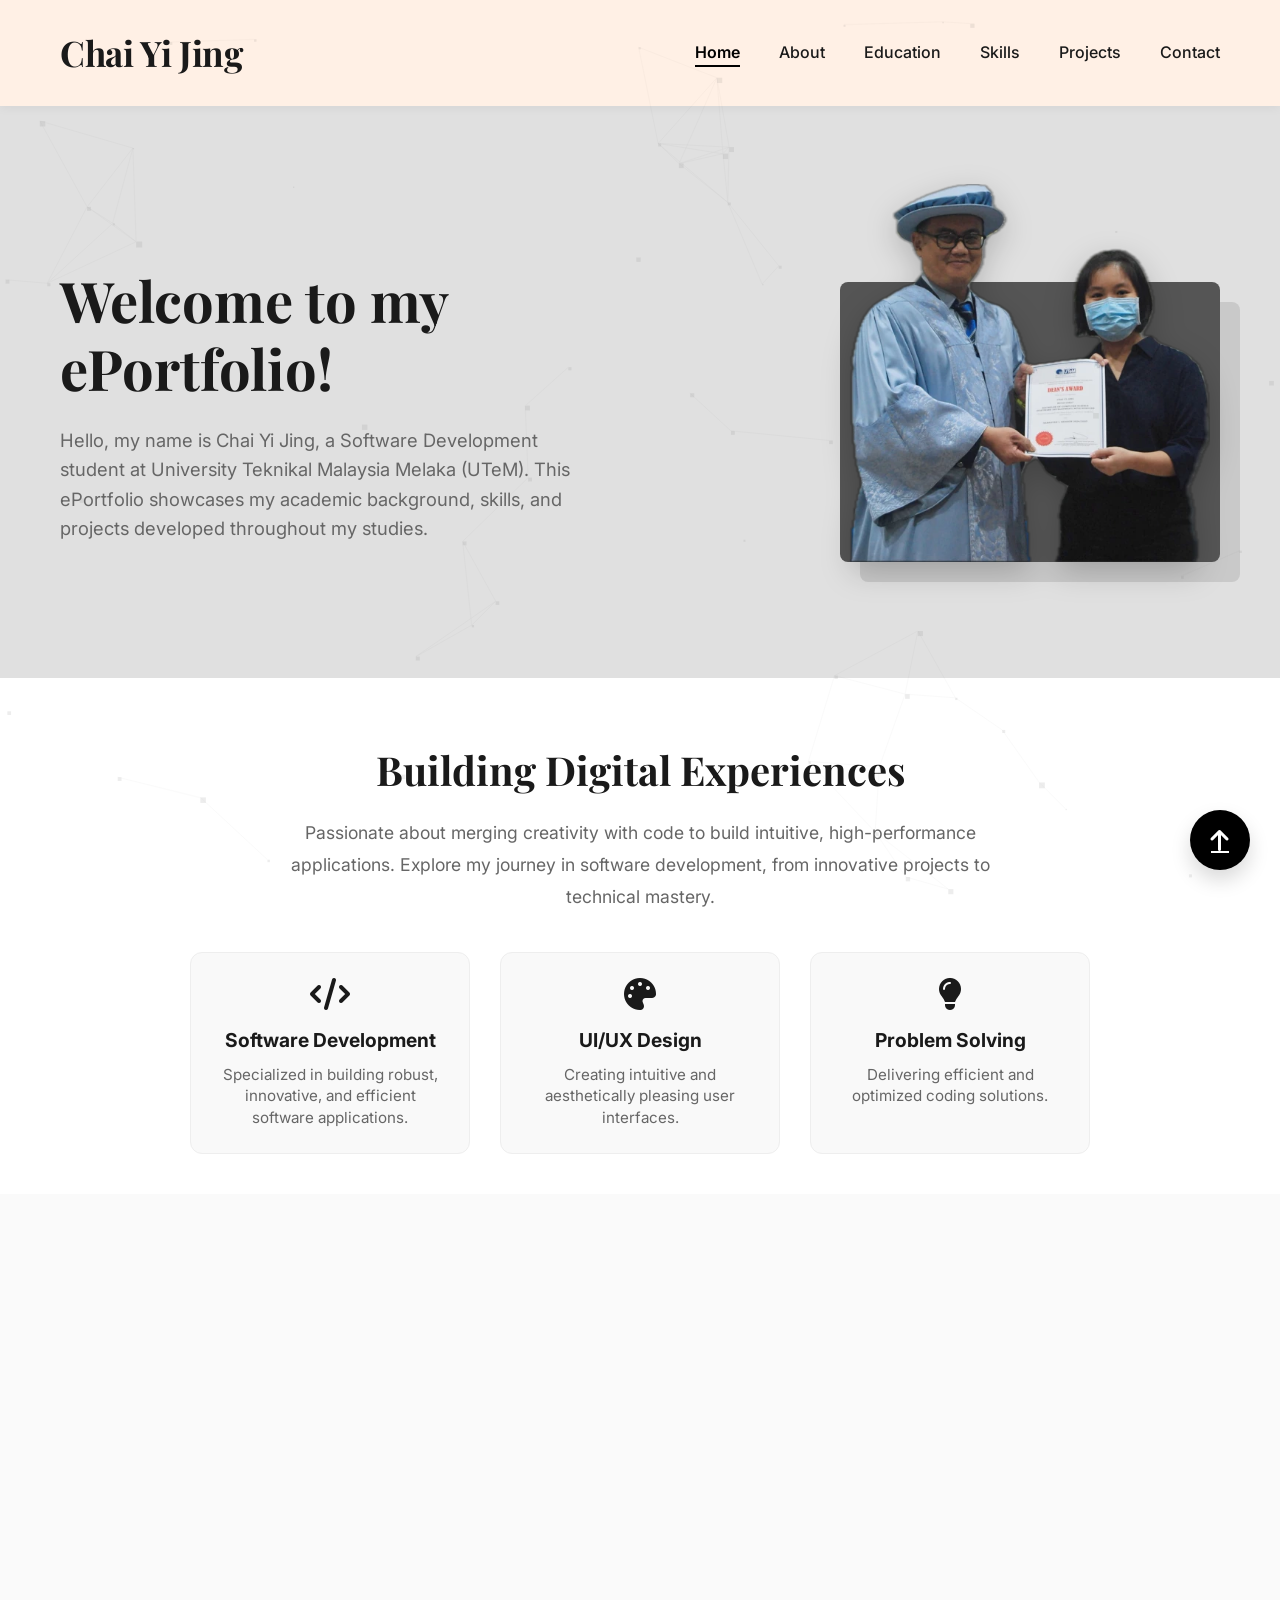
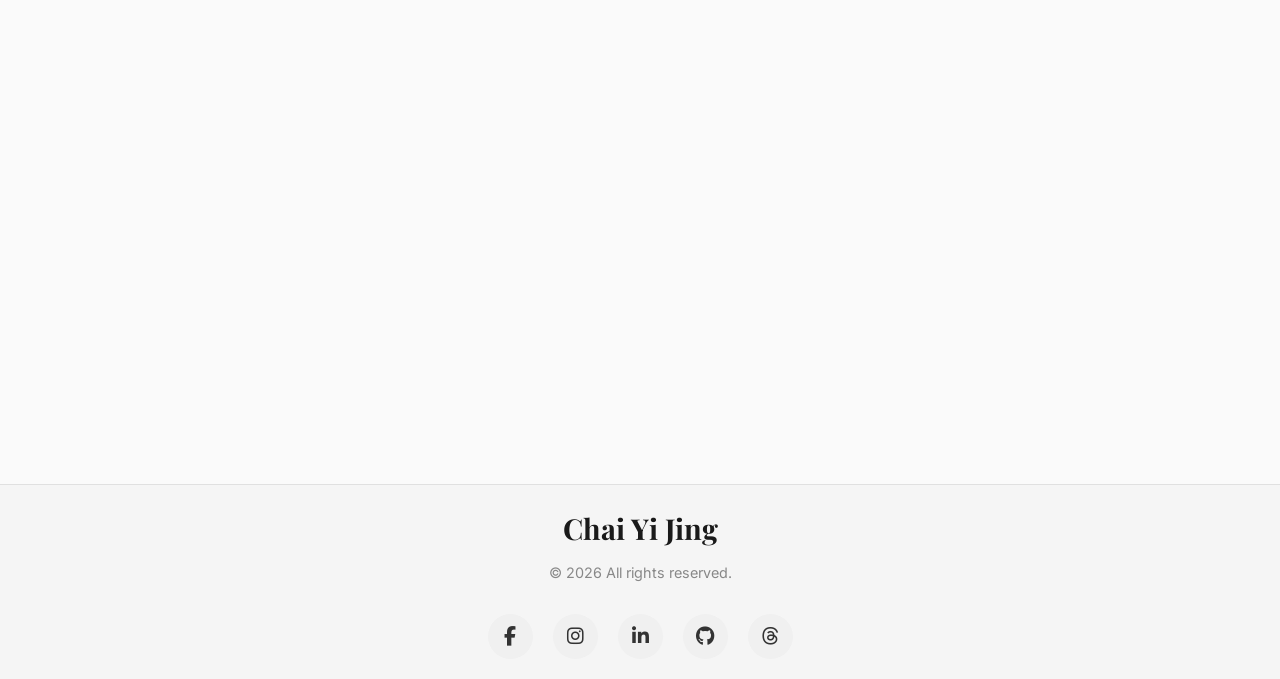
<file: index.html>
<!DOCTYPE html>
<html lang="en">

<head>
    <meta charset="UTF-8">
    <meta name="viewport" content="width=device-width, initial-scale=1.0">
    <title>Chai Yi Jing - Portfolio</title>
    <!-- Google Fonts -->
    <link rel="preconnect" href="https://fonts.googleapis.com">
    <link rel="preconnect" href="https://fonts.gstatic.com" crossorigin>
    <link
        href="https://fonts.googleapis.com/css2?family=Inter:wght@400;500;600&family=Playfair+Display:wght@700&display=swap"
        rel="stylesheet">
    <link rel="stylesheet" href="css/style.css">
    <!-- Font Awesome (Upgraded) -->
    <link rel="stylesheet" href="https://cdnjs.cloudflare.com/ajax/libs/font-awesome/6.5.1/css/all.min.css">
</head>

<body>
    <!-- Header -->
    <header>
        <div class="container header-container">
            <a href="index.html" class="logo" style="text-decoration: none; color: inherit;">Chai Yi Jing</a>
            <nav>
                <a href="index.html" class="nav-link active">Home</a>
                <a href="about.html" class="nav-link">About</a>
                <a href="education.html" class="nav-link">Education</a>
                <a href="skills.html" class="nav-link">Skills</a>
                <a href="projects.html" class="nav-link">Projects</a>
                <a href="contact.html" class="nav-link contact-btn">Contact</a>
            </nav>
        </div>
    </header>

    <main>
        <!-- Hero Section -->
        <section class="hero fade-in">
            <div class="container hero-container">
                <div class="hero-text">
                    <h2>Welcome to my <br>ePortfolio!</h2>
                    <p>
                        Hello, my name is Chai Yi Jing, a Software Development student at University Teknikal Malaysia
                        Melaka (UTeM). This ePortfolio showcases my academic background, skills, and projects developed
                        throughout my studies.
                    </p>
                </div>
                <div class="hero-image-container">
                    <div class="hero-image-placeholder float-animation">
                        <!-- Placeholder for user image -->
                        <img src="images/profile.webp" alt="Chai Yi Jing" class="hero-profile-img">
                    </div>
                </div>
            </div>
        </section>

        <!-- Intro Section -->
        <section class="intro-section scroll-reveal">
            <div class="container">
                <h2>Building Digital Experiences</h2>
                <p>
                    Passionate about merging creativity with code to build intuitive, high-performance applications.
                    Explore my journey in software development, from innovative projects to technical mastery.
                </p>

                <div class="intro-highlights">
                    <div class="intro-card">
                        <i class="fas fa-code"></i>
                        <h3>Software Development</h3>
                        <p>Specialized in building robust, innovative, and efficient software applications.</p>
                    </div>
                    <div class="intro-card">
                        <i class="fas fa-palette"></i>
                        <h3>UI/UX Design</h3>
                        <p>Creating intuitive and aesthetically pleasing user interfaces.</p>
                    </div>
                    <div class="intro-card">
                        <i class="fas fa-lightbulb"></i>
                        <h3>Problem Solving</h3>
                        <p>Delivering efficient and optimized coding solutions.</p>
                    </div>
                </div>
            </div>
        </section>

        <!-- Grid Section -->
        <section class="grid-section">
            <div class="container">
                <!-- Left Column -->
                <div class="grid-column left">
                    <a href="about.html" class="grid-item item-large scroll-reveal">
                        <div class="card-content">
                            <h3>About Me</h3>
                            <p>Get to know beyond academics! :D</p>
                            <span class="arrow-link"><span class="arrow">→</span></span>
                        </div>
                    </a>
                    <a href="education.html" class="grid-item item-large scroll-reveal">
                        <div class="card-content">
                            <h3>Education</h3>
                            <p>My academic journey and learning background.</p>
                            <span class="arrow-link"><span class="arrow">→</span></span>
                        </div>
                    </a>
                </div>

                <!-- Right Column -->
                <div class="grid-column right">
                    <a href="skills.html" class="grid-item item-medium scroll-reveal">
                        <div class="card-content">
                            <h3>Skills</h3>
                            <p>Technical and personal skills I have developed.</p>
                            <span class="arrow-link"><span class="arrow">→</span></span>
                        </div>
                    </a>
                    <a href="projects.html" class="grid-item item-medium scroll-reveal">
                        <div class="card-content">
                            <h3>Projects</h3>
                            <p>My projects and experiences.</p>
                            <span class="arrow-link"><span class="arrow">→</span></span>
                        </div>
                    </a>
                    <a href="contact.html" class="grid-item item-medium scroll-reveal">
                        <div class="card-content">
                            <h3>Contact</h3>
                            <p>Let's get in touch!</p>
                            <span class="arrow-link"><span class="arrow">→</span></span>
                        </div>
                    </a>
                </div>
            </div>
        </section>
    </main>

    <!-- Footer -->
    <footer>
        <div class="container">
            <h3>Chai Yi Jing</h3>
            <p>© 2026 All rights reserved.</p>
            <div class="social-icons">
                <a href="https://www.facebook.com/share/183skfLZ9q/?mibextid=wwXIfr" class="circle" title="Facebook"
                    target="_blank" rel="noopener noreferrer"><i class="fab fa-facebook-f"></i></a>
                <a href="https://www.instagram.com/yijing_2003?igsh=NmhtZmMzMTYzN25p&utm_source=qr" class="circle"
                    title="Instagram" target="_blank" rel="noopener noreferrer"><i class="fab fa-instagram"></i></a>
                <a href="https://www.linkedin.com/in/chai-yi-jing-761018358" class="circle" title="LinkedIn"
                    target="_blank" rel="noopener noreferrer"><i class="fab fa-linkedin-in"></i></a>
                <a href="https://github.com/Jinggggg030?tab=overview&from=2026-01-01&to=2026-01-07" class="circle"
                    title="GitHub" target="_blank" rel="noopener noreferrer"><i class="fab fa-github"></i></a>
                <a href="https://www.threads.com/@yijing_2003?igshid=NTc4MTIwNjQ2YQ==" class="circle" title="Threads"
                    target="_blank" rel="noopener noreferrer"><i class="fa-brands fa-threads"></i></a>
            </div>
            <!-- Scroll to Top Button -->
            <a href="#" class="chat-icon scroll-top" title="Scroll to Top" style="color: white; font-size: 1.5rem;">
                <i class="fas fa-arrow-up"></i>
            </a>
        </div>
    </footer>
    <script src="js/script.js"></script>
</body>

</html>
</file>
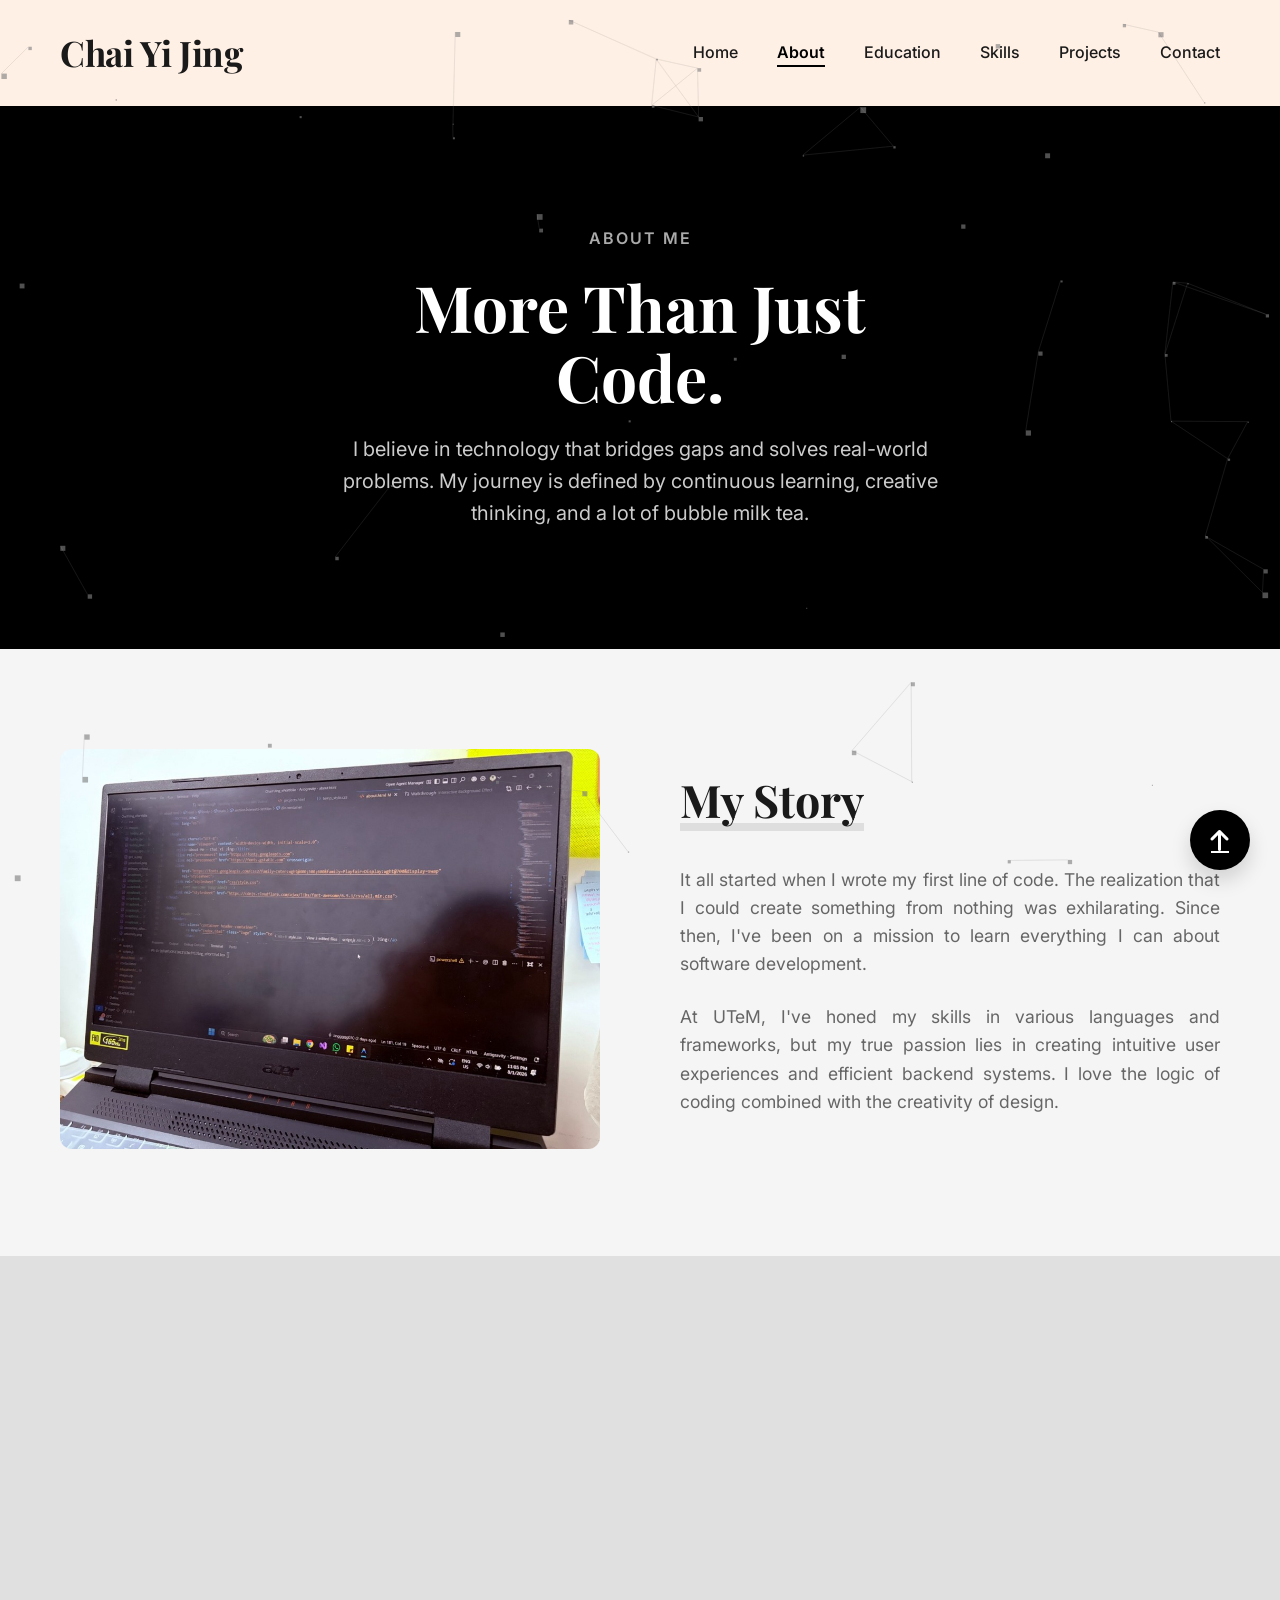
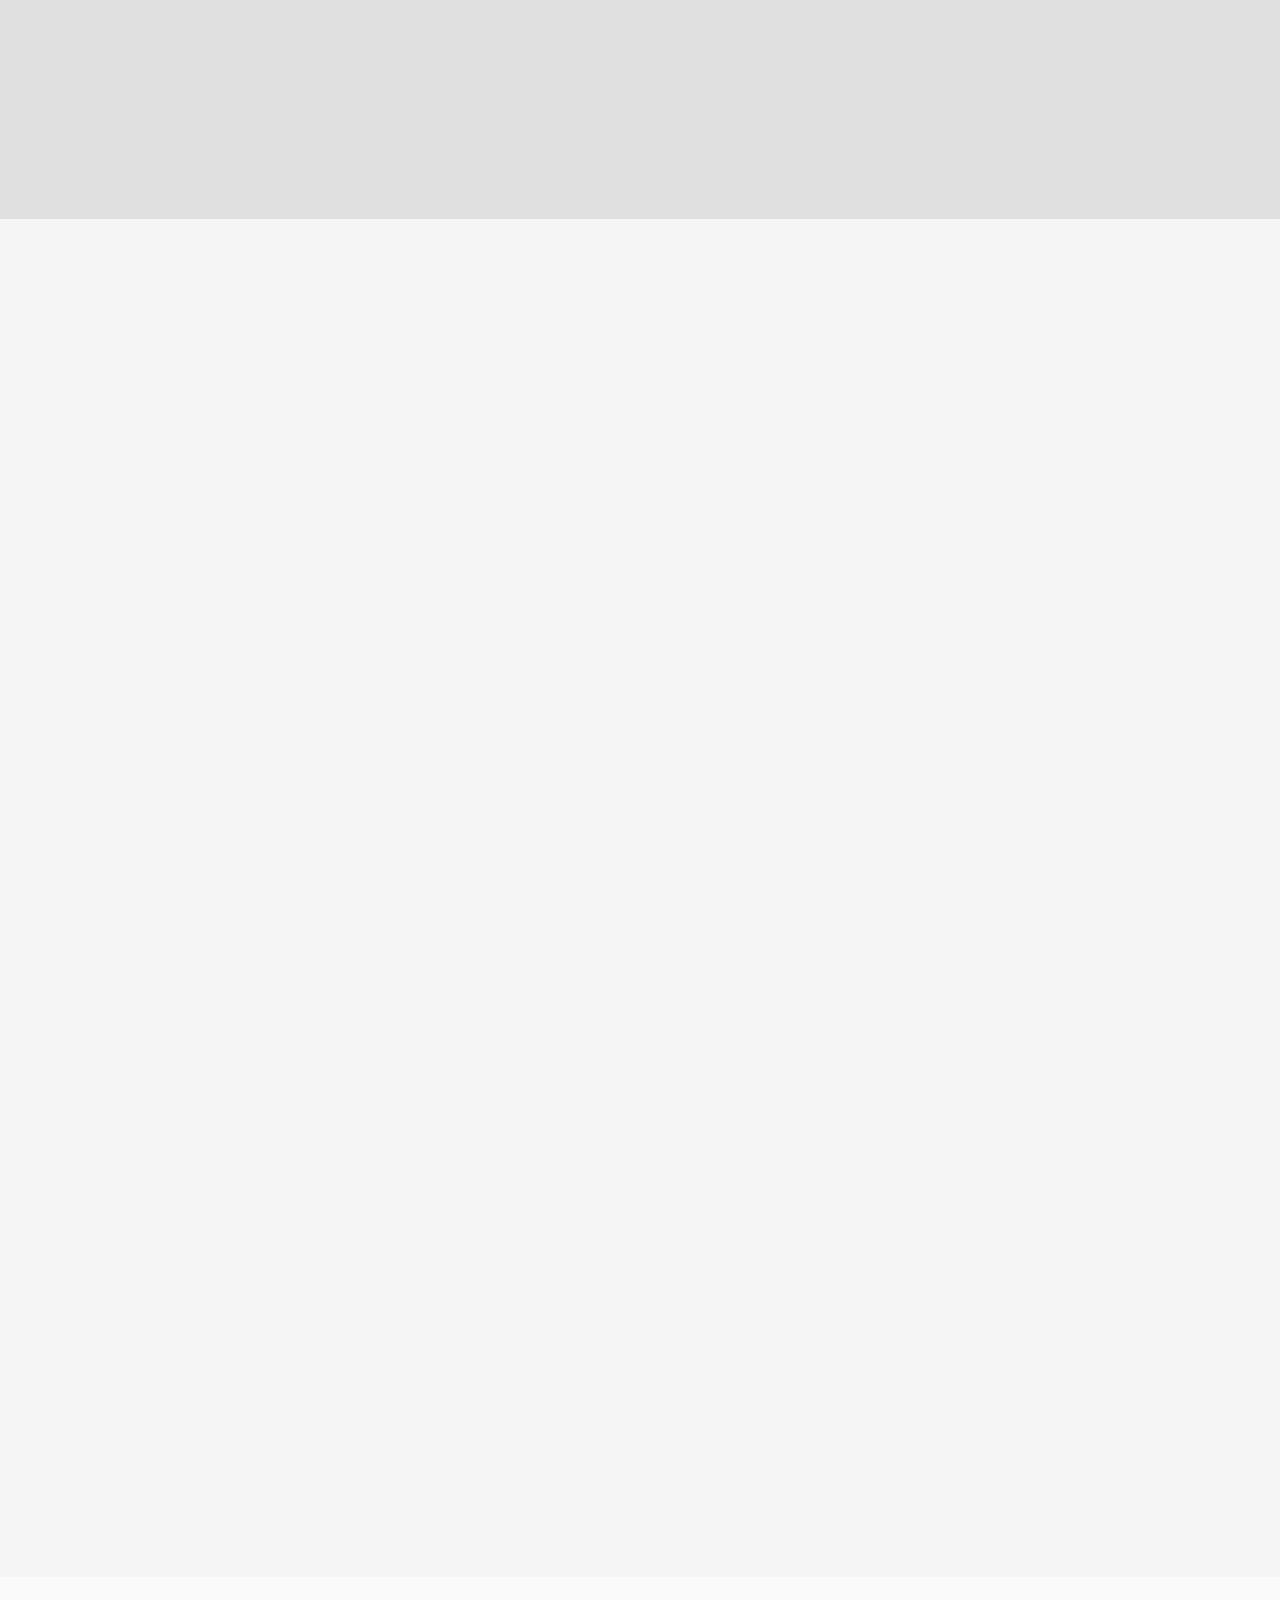
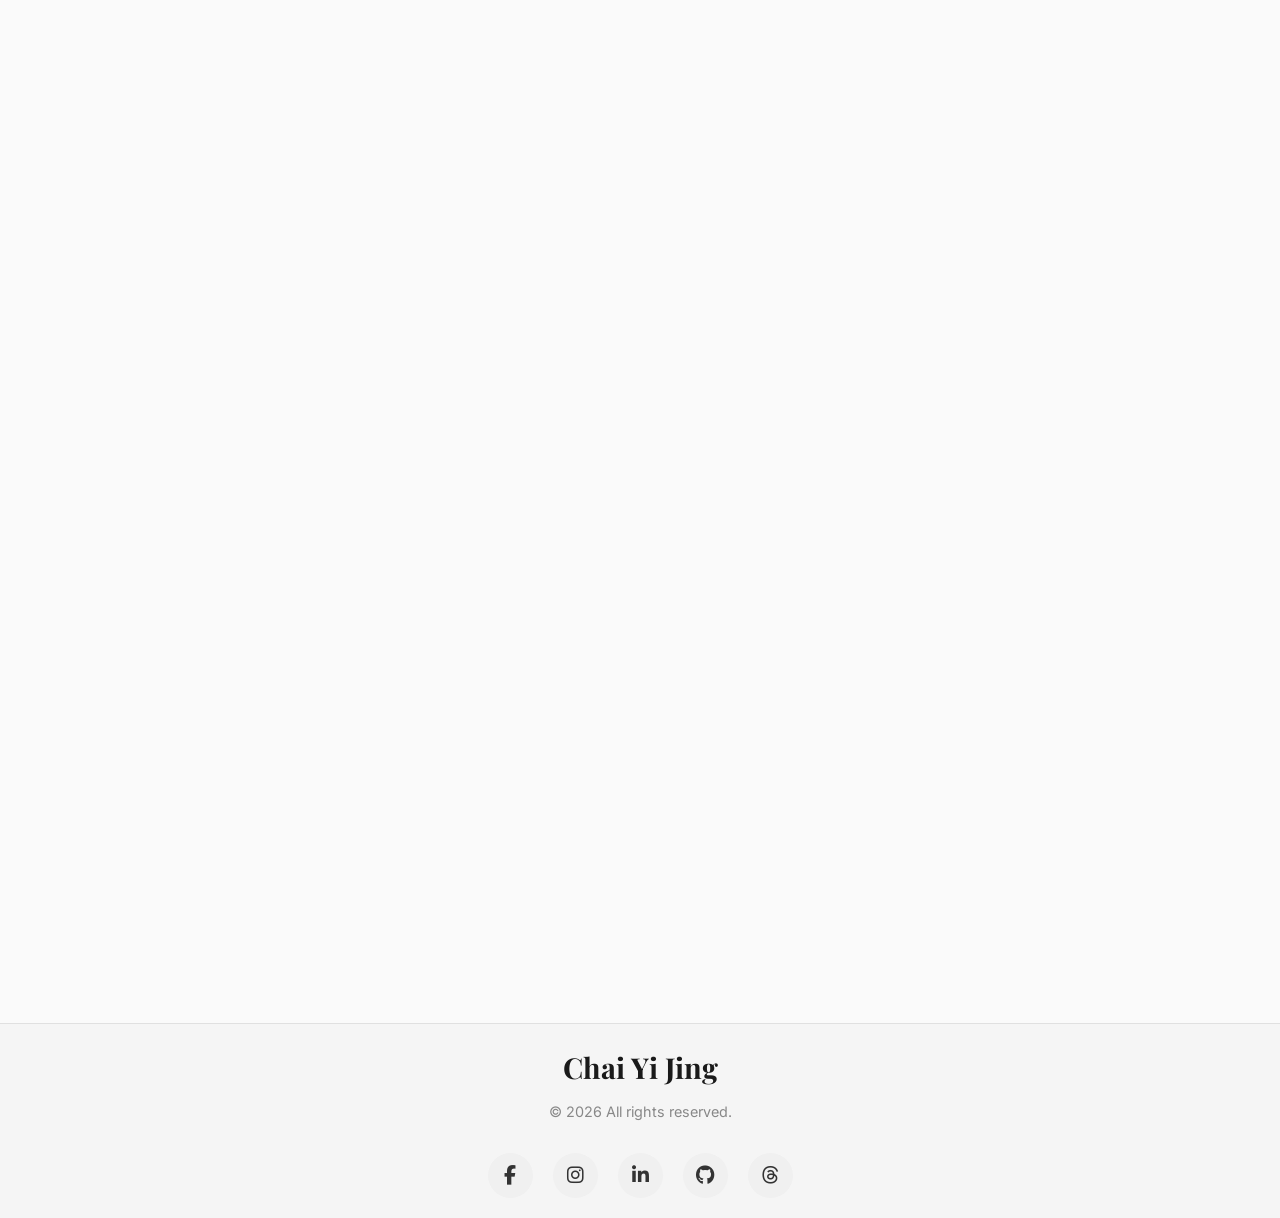
<file: about.html>
<!DOCTYPE html>
<html lang="en">

<head>
    <meta charset="UTF-8">
    <meta name="viewport" content="width=device-width, initial-scale=1.0">
    <title>About Me - Chai Yi Jing</title>
    <link rel="preconnect" href="https://fonts.googleapis.com">
    <link rel="preconnect" href="https://fonts.gstatic.com" crossorigin>
    <link
        href="https://fonts.googleapis.com/css2?family=Inter:wght@400;500;600&family=Playfair+Display:wght@700&display=swap"
        rel="stylesheet">
    <link rel="stylesheet" href="css/style.css">
    <!-- Font Awesome (Upgraded) -->
    <link rel="stylesheet" href="https://cdnjs.cloudflare.com/ajax/libs/font-awesome/6.5.1/css/all.min.css">
</head>

<body>
    <!-- Header -->
    <header>
        <div class="container header-container">
            <a href="index.html" class="logo" style="text-decoration: none; color: inherit;">Chai Yi Jing</a>
            <nav>
                <a href="index.html" class="nav-link">Home</a>
                <a href="about.html" class="nav-link active">About</a>
                <a href="education.html" class="nav-link">Education</a>
                <a href="skills.html" class="nav-link">Skills</a>
                <a href="projects.html" class="nav-link">Projects</a>
                <a href="contact.html" class="nav-link contact-btn">Contact</a>
            </nav>
        </div>
    </header>

    <main>
        <!-- Hero Section (Distinct Design) -->
        <section class="about-hero-section fade-in">
            <div class="container about-hero-content">
                <span
                    style="color: #aaaaaa; font-weight: 600; letter-spacing: 2px; text-transform: uppercase; margin-bottom: 20px; display: block;">About
                    Me</span>
                <h2>More Than Just <br>Code.</h2>
                <p>
                    I believe in technology that bridges gaps and solves real-world problems.
                    My journey is defined by continuous learning, creative thinking, and a lot of bubble milk tea.
                </p>
            </div>
        </section>

        <!-- Story Section -->
        <section class="story-section">
            <div class="container">
                <div class="story-grid">
                    <div class="story-image slide-left">
                        <img src="images/my_story_photo.jpg" alt="My Story"
                            style="width: 100%; height: 400px; object-fit: cover; border-radius: 12px;">
                    </div>
                    <div class="story-text slide-right">
                        <h3>My Story</h3>
                        <p>
                            It all started when I wrote my first line of code. The realization that I could create
                            something
                            from nothing was exhilarating. Since then, I've been on a mission to learn everything I can
                            about software development.
                        </p>
                        <p>
                            At UTeM, I've honed my skills in various languages and frameworks, but my true passion lies
                            in
                            creating intuitive user experiences and efficient backend systems. I love the logic of
                            coding
                            combined with the creativity of design.
                        </p>
                    </div>
                </div>
            </div>
        </section>

        <!-- Personal Profile Section -->
        <section class="profile-section">
            <div class="container">
                <div class="profile-container scroll-reveal">
                    <div class="profile-info">
                        <div class="profile-header">
                            <h3>Personal Profile</h3>
                        </div>
                        <div class="info-grid">
                            <div class="info-item">
                                <h5>Name</h5>
                                <p>Chai Yi Jing</p>
                            </div>
                            <div class="info-item">
                                <h5>Location</h5>
                                <p>Kuala Lumpur, Malaysia</p>
                            </div>
                            <div class="info-item">
                                <h5>Languages</h5>
                                <p>English, Mandarin, Malay, Cantonese</p>
                            </div>
                            <div class="info-item">
                                <h5>Availability</h5>
                                <p>Open for Opportunities</p>
                            </div>
                        </div>
                    </div>
                    <div class="profile-bio">
                        <div class="profile-header">
                            <h3>My Philosophy</h3>
                        </div>
                        <p>
                            I always try my best to write clean, maintainable, and efficient code that not only
                            functions perfectly but is also easy for others to understand.
                        </p>
                        <p>
                            I believe that the best developers are those who never stop learning. In this fast-paced
                            industry, adaptability is key.
                        </p>
                    </div>
                </div>
            </div>
        </section>

        <!-- Interests Section -->
        <section class="interests-section">
            <div class="container">
                <div class="section-header scroll-reveal">
                    <h3>My Hobbies</h3>
                    <p>What I do when I'm away from the keyboard.</p>
                </div>

                <div class="interests-grid">
                    <!-- Interest 1 -->
                    <div class="interest-card scroll-reveal">
                        <div class="interest-image-placeholder">
                            <img src="images/hobby_gaming.gif" alt="Gaming Hobby">
                        </div>
                        <div class="interest-content">
                            <h4>Gaming</h4>
                            <p>Immersing myself in competitive strategy and challenging puzzle games.
                                <br>Games: Valorant, CS2, Inside, RustyLake series, etc.
                            </p>
                        </div>
                    </div>

                    <!-- Interest 2 -->
                    <div class="interest-card scroll-reveal delay-1">
                        <div class="interest-image-placeholder">
                            <img src="images/hobby_sports.gif" alt="Sports Hobby">
                        </div>
                        <div class="interest-content">
                            <h4>Sports</h4>
                            <p>Staying active with pingpong, badminton, and bowling to keep a clear mind.
                                Always have a dream to become a professional pingpong player.
                            </p>
                        </div>
                    </div>

                    <!-- Interest 3 -->
                    <div class="interest-card scroll-reveal delay-2">
                        <div class="interest-image-placeholder">
                            <img src="images/hobby_music.gif" alt="Music Hobby">
                        </div>
                        <div class="interest-content">
                            <h4>Music</h4>
                            <p>Love to listen to music, sing and play the harmonica.
                                I would just sing for the whole day.
                            </p>
                        </div>
                    </div>

                    <!-- Interest 4 -->
                    <div class="interest-card scroll-reveal">
                        <div class="interest-image-placeholder">
                            <video src="images/hobby_art.mp4" autoplay muted loop playsinline
                                style="object-fit: contain; background: black;"></video>
                        </div>
                        <div class="interest-content">
                            <h4>Art</h4>
                            <p>Have a passion for drawing and designing, using art to transform ideas into visual
                                concepts.</p>
                        </div>
                    </div>
                </div>
            </div>
        </section>

        <!-- Values Section -->
        <section class="values-section">
            <div class="container">
                <div class="section-header scroll-reveal">
                    <h3>My Personal Values</h3>
                    <p>The core principles that guide my work and life.</p>
                </div>
                <div class="values-grid">
                    <!-- Value 1 -->
                    <div class="value-card scroll-reveal">
                        <div class="value-icon">
                            <i class="fas fa-hand-holding-heart"></i>
                        </div>
                        <div class="value-content">
                            <h4>Honesty</h4>
                            <p>Always tell the truth and be transparent in my actions and decisions.</p>
                        </div>
                    </div>

                    <!-- Value 2 -->
                    <div class="value-card scroll-reveal delay-1">
                        <div class="value-icon">
                            <i class="fas fa-heart"></i>
                        </div>
                        <div class="value-content">
                            <h4>Empathetic</h4>
                            <p>Great software isn't just about code; it's about people. Understanding the user's needs
                                is the first step to solving their problems.</p>
                        </div>
                    </div>

                    <!-- Value 3 -->
                    <div class="value-card scroll-reveal delay-2">
                        <div class="value-icon">
                            <i class="fas fa-clock"></i>
                        </div>
                        <div class="value-content">
                            <h4>Self Disciplined</h4>
                            <p>I stay focused and manage my time effectively to complete all the tasks within assigned
                                deadlines.</p>
                        </div>
                    </div>

                    <!-- Value 4 -->
                    <div class="value-card scroll-reveal delay-3">
                        <div class="value-icon">
                            <i class="fas fa-lightbulb"></i>
                        </div>
                        <div class="value-content">
                            <h4>Curiousity</h4>
                            <p>Driven by a passion to explore new ideas, ask questions, and continuously seek knowledge
                                in an ever-evolving field.</p>
                        </div>
                    </div>

                    <!-- Value 5 -->
                    <div class="value-card scroll-reveal delay-1">
                        <div class="value-icon">
                            <i class="fas fa-clipboard-check"></i>
                        </div>
                        <div class="value-content">
                            <h4>Responsible</h4>
                            <p>Taking full ownership of my work and ensuring every project is delivered with the
                                highest quality.</p>
                        </div>
                    </div>

                    <!-- Value 6 -->
                    <div class="value-card scroll-reveal delay-2">
                        <div class="value-icon">
                            <i class="fas fa-palette"></i>
                        </div>
                        <div class="value-content">
                            <h4>Creativity</h4>
                            <p>Thinking outside the box to craft unique, visually stunning, and effective
                                solutions.</p>
                        </div>
                    </div>
                </div>
            </div>
        </section>
    </main>

    <!-- Footer -->
    <footer>
        <div class="container">
            <h3>Chai Yi Jing</h3>
            <p>© 2026 All rights reserved.</p>
            <div class="social-icons">
                <a href="https://www.facebook.com/share/183skfLZ9q/?mibextid=wwXIfr" class="circle" title="Facebook"
                    target="_blank" rel="noopener noreferrer"><i class="fab fa-facebook-f"></i></a>
                <a href="https://www.instagram.com/yijing_2003?igsh=NmhtZmMzMTYzN25p&utm_source=qr" class="circle"
                    title="Instagram" target="_blank" rel="noopener noreferrer"><i class="fab fa-instagram"></i></a>
                <a href="https://www.linkedin.com/in/chai-yi-jing-761018358" class="circle" title="LinkedIn"
                    target="_blank" rel="noopener noreferrer"><i class="fab fa-linkedin-in"></i></a>
                <a href="https://github.com/Jinggggg030?tab=overview&from=2026-01-01&to=2026-01-07" class="circle"
                    title="GitHub" target="_blank" rel="noopener noreferrer"><i class="fab fa-github"></i></a>
                <a href="https://www.threads.com/@yijing_2003?igshid=NTc4MTIwNjQ2YQ==" class="circle" title="Threads"
                    target="_blank" rel="noopener noreferrer"><i class="fa-brands fa-threads"></i></a>
                <!-- Scroll to Top Button -->
                <a href="#" class="chat-icon scroll-top" title="Scroll to Top" style="color: white; font-size: 1.5rem;">
                    <i class="fas fa-arrow-up"></i>
                </a>
            </div>
    </footer>
    <script src="js/script.js"></script>
</body>

</html>
</file>
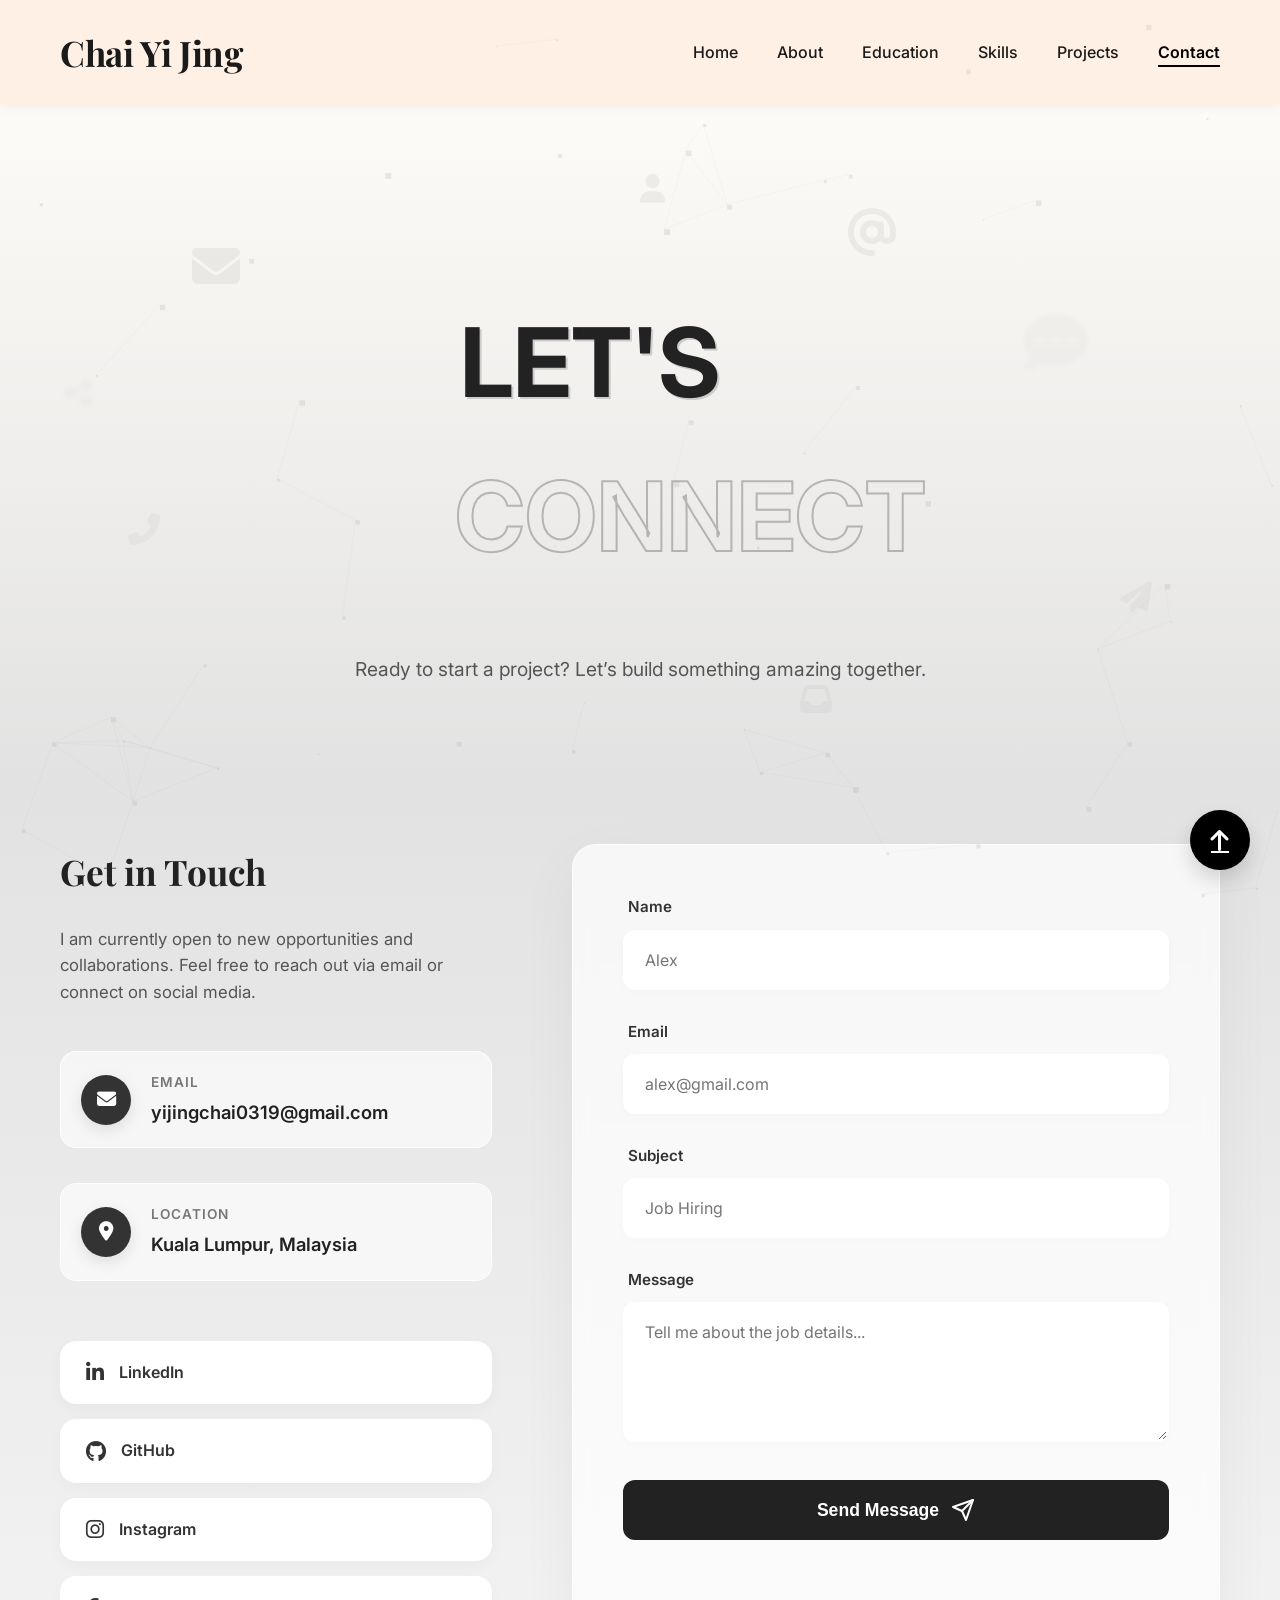
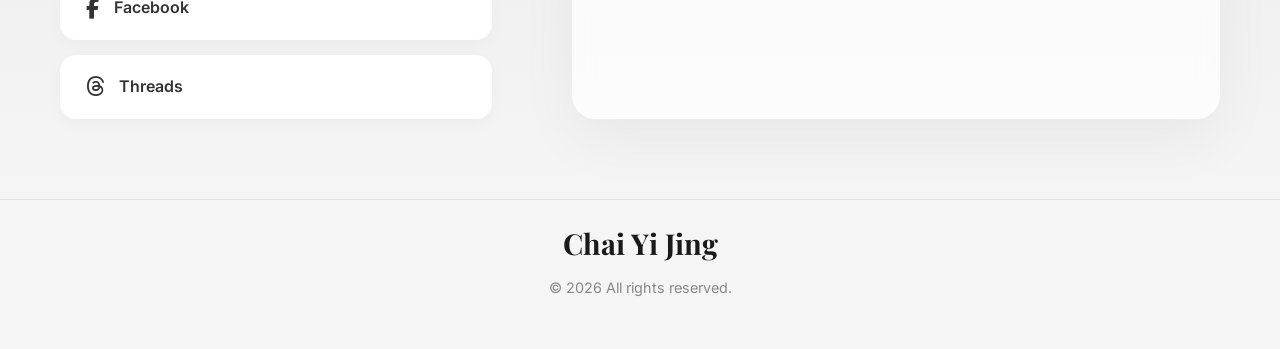
<file: contact.html>
<!DOCTYPE html>
<html lang="en">

<head>
    <meta charset="UTF-8">
    <meta name="viewport" content="width=device-width, initial-scale=1.0">
    <title>Contact - Chai Yi Jing</title>
    <link rel="preconnect" href="https://fonts.googleapis.com">
    <link rel="preconnect" href="https://fonts.gstatic.com" crossorigin>
    <link
        href="https://fonts.googleapis.com/css2?family=Inter:wght@400;500;600&family=Playfair+Display:wght@700&display=swap"
        rel="stylesheet">
    <link rel="stylesheet" href="css/style.css">
    <!-- Font Awesome for Icons (Upgraded for Threads icon) -->
    <link rel="stylesheet" href="https://cdnjs.cloudflare.com/ajax/libs/font-awesome/6.5.1/css/all.min.css">
</head>

<body>
    <!-- Header -->
    <header>
        <div class="container header-container">
            <a href="index.html" class="logo" style="text-decoration: none; color: inherit;">Chai Yi Jing</a>
            <nav>
                <a href="index.html" class="nav-link">Home</a>
                <a href="about.html" class="nav-link">About</a>
                <a href="education.html" class="nav-link">Education</a>
                <a href="skills.html" class="nav-link">Skills</a>
                <a href="projects.html" class="nav-link">Projects</a>
                <a href="contact.html" class="nav-link active contact-btn">Contact</a>
            </nav>
        </div>
    </header>

    <main>
        <!-- Contact Hero -->
        <section class="contact-hero">
            <!-- Background Clouds Animation (Reused from Projects) -->
            <div class="flight-scene" style="z-index: 0;">
                <div class="clouds">
                    <svg class="cloud big slow" viewBox="0 0 100 100" fill="#ffffff" opacity="0.6">
                        <path d="M25,60 a20,20 0 0,1 0,-40 a20,20 0 0,1 40,0 a20,20 0 0,1 40,0 a20,20 0 0,1 0,40 z" />
                    </svg>
                    <svg class="cloud small slower" viewBox="0 0 100 100" fill="#ffffff" opacity="0.4"
                        style="top: 50%;">
                        <path d="M25,60 a20,20 0 0,1 0,-40 a20,20 0 0,1 40,0 a20,20 0 0,1 40,0 a20,20 0 0,1 0,40 z" />
                    </svg>
                    <svg class="cloud distant super-slow" viewBox="0 0 100 100" fill="#ffffff" opacity="0.3"
                        style="top: 10%;">
                        <path d="M25,60 a20,20 0 0,1 0,-40 a20,20 0 0,1 40,0 a20,20 0 0,1 40,0 a20,20 0 0,1 0,40 z" />
                    </svg>
                </div>
            </div>

            <!-- Floating Contact Icons Decoration -->
            <div class="floating-icons" style="z-index: 0;">
                <i class="fas fa-envelope icon-float delay-1" style="top: 20%; left: 15%;"></i>
                <i class="fas fa-phone-alt icon-float delay-2" style="top: 60%; left: 10%;"></i>
                <i class="fas fa-comment-dots icon-float delay-3" style="top: 30%; right: 15%;"></i>
                <i class="fas fa-paper-plane icon-float delay-4" style="top: 70%; right: 10%;"></i>
                <i class="fas fa-at icon-float delay-5" style="top: 15%; right: 30%;"></i>
                <!-- Added More Icons -->
                <i class="fas fa-map-marker-alt icon-float delay-1"
                    style="top: 80%; left: 40%; font-size: 2.5rem; opacity: 0.04;"></i>
                <i class="fas fa-user icon-float delay-3" style="top: 10%; left: 50%; font-size: 1.8rem;"></i>
                <i class="fas fa-globe icon-float delay-2"
                    style="top: 50%; right: 5%; font-size: 3.5rem; opacity: 0.03;"></i>
                <i class="fas fa-share-alt icon-float delay-5" style="top: 40%; left: 5%; font-size: 2rem;"></i>
                <i class="fas fa-inbox icon-float delay-4" style="top: 85%; right: 35%;"></i>
            </div>

            <div class="container" style="position: relative; z-index: 1;">
                <div class="hero-title-wrapper">
                    <h1 class="hero-glitch" data-text="LET'S">LET'S</h1>
                    <h1 class="hero-outline">CONNECT</h1>
                </div>
                <!-- Optional Subtitle -->
                <p>Ready to start a project? Let’s build something amazing together.</p>
            </div>
        </section>

        <!-- Contact Content Section -->
        <section class="contact-content">
            <div class="container contact-grid">

                <!-- Left Column: Contact Info -->
                <div class="contact-info fade-in-up">
                    <h3>Get in Touch</h3>
                    <p class="contact-desc">I am currently open to new opportunities and collaborations. Feel free to
                        reach out via email or connect on social media.</p>

                    <div class="contact-item">
                        <div class="icon-box">
                            <i class="fas fa-envelope"></i>
                        </div>
                        <div class="info-text">
                            <span class="label">Email</span>
                            <a href="mailto:yijingchai0319@gmail.com" class="value">yijingchai0319@gmail.com</a>
                        </div>
                    </div>

                    <div class="contact-item">
                        <div class="icon-box">
                            <i class="fas fa-map-marker-alt"></i>
                        </div>
                        <div class="info-text">
                            <span class="label">Location</span>
                            <span class="value">Kuala Lumpur, Malaysia</span>
                        </div>
                    </div>

                    <div class="social-links-large">
                        <a href="https://www.linkedin.com/in/chai-yi-jing-761018358" class="social-btn" target="_blank"
                            rel="noopener noreferrer"><i class="fab fa-linkedin-in"></i> LinkedIn</a>
                        <a href="https://github.com/Jinggggg030?tab=overview&from=2026-01-01&to=2026-01-07"
                            class="social-btn" target="_blank" rel="noopener noreferrer"><i class="fab fa-github"></i>
                            GitHub</a>
                        <a href="https://www.instagram.com/yijing_2003?igsh=NmhtZmMzMTYzN25p&utm_source=qr"
                            class="social-btn" target="_blank" rel="noopener noreferrer"><i
                                class="fab fa-instagram"></i> Instagram</a>
                        <a href="https://www.facebook.com/share/183skfLZ9q/?mibextid=wwXIfr" class="social-btn"
                            target="_blank" rel="noopener noreferrer"><i class="fab fa-facebook-f"></i> Facebook</a>
                        <a href="https://www.threads.com/@yijing_2003?igshid=NTc4MTIwNjQ2YQ==" class="social-btn"
                            target="_blank" rel="noopener noreferrer"><i class="fa-brands fa-threads"></i> Threads</a>
                    </div>
                </div>

                <!-- Right Column: Contact Form -->
                <div class="contact-form-wrapper fade-in-up delay-100">
                    <form class="contact-form">
                        <div class="form-group">
                            <label for="name">Name</label>
                            <input type="text" id="name" name="name" placeholder="Alex" required>
                        </div>

                        <div class="form-group">
                            <label for="email">Email</label>
                            <input type="email" id="email" name="email" placeholder="alex@gmail.com" required>
                        </div>

                        <div class="form-group">
                            <label for="subject">Subject</label>
                            <input type="text" id="subject" name="subject" placeholder="Job Hiring" required>
                        </div>

                        <div class="form-group">
                            <label for="message">Message</label>
                            <textarea id="message" name="message" rows="5"
                                placeholder="Tell me about the job details..." required></textarea>
                        </div>

                        <button type="submit" class="submit-btn">
                            Send Message
                            <svg width="24" height="24" viewBox="0 0 24 24" fill="none" stroke="currentColor"
                                stroke-width="2" stroke-linecap="round" stroke-linejoin="round">
                                <line x1="22" y1="2" x2="11" y2="13"></line>
                                <polygon points="22 2 15 22 11 13 2 9 22 2"></polygon>
                            </svg>
                        </button>
                    </form>
                </div>

            </div>
        </section>
    </main>
    <!-- Footer Removed as requested -->
    <!-- Footer -->
    <footer>
        <div class="container">
            <h3>Chai Yi Jing</h3>
            <p>© 2026 All rights reserved.</p>
            <!-- Scroll to Top Button -->
            <a href="#" class="chat-icon scroll-top" title="Scroll to Top" style="color: white; font-size: 1.5rem;">
                <i class="fas fa-arrow-up"></i>
            </a>
        </div>
    </footer>

    <script src="js/script.js"></script>
</body>

</html>
</file>
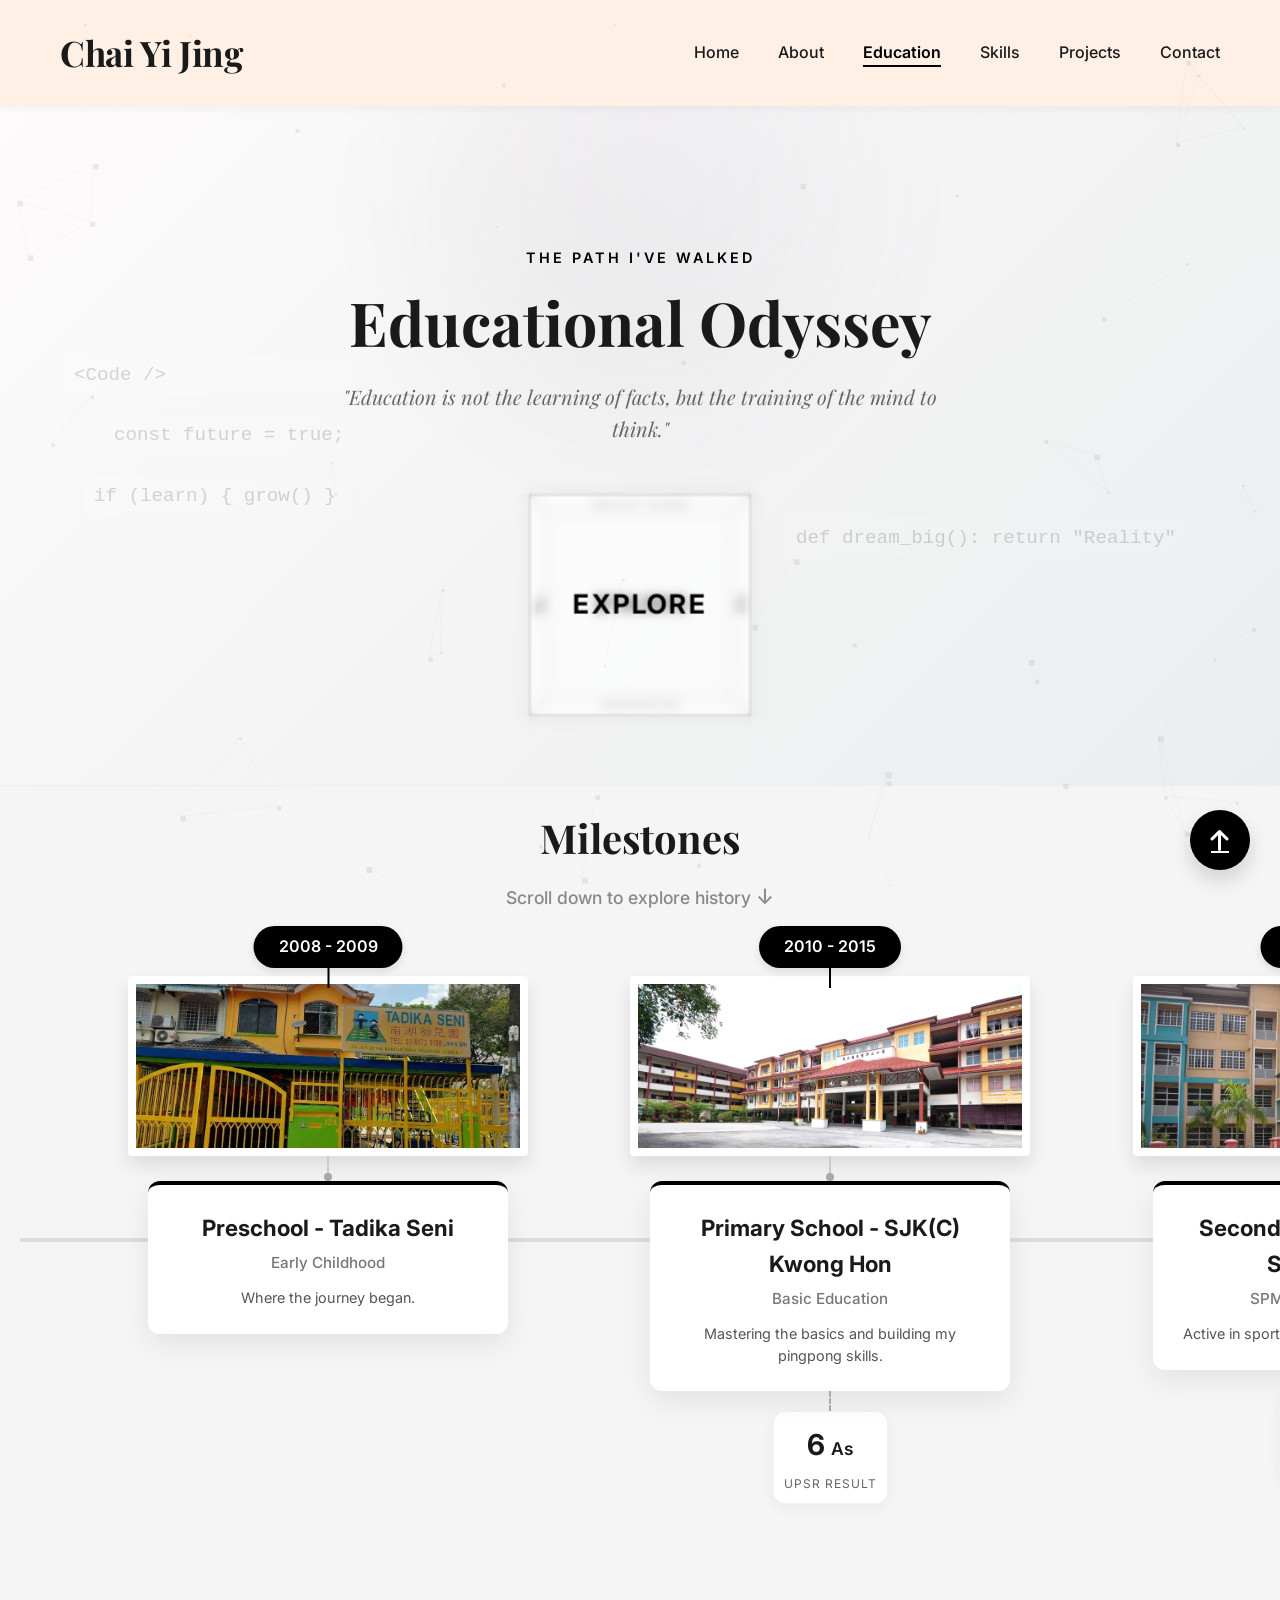
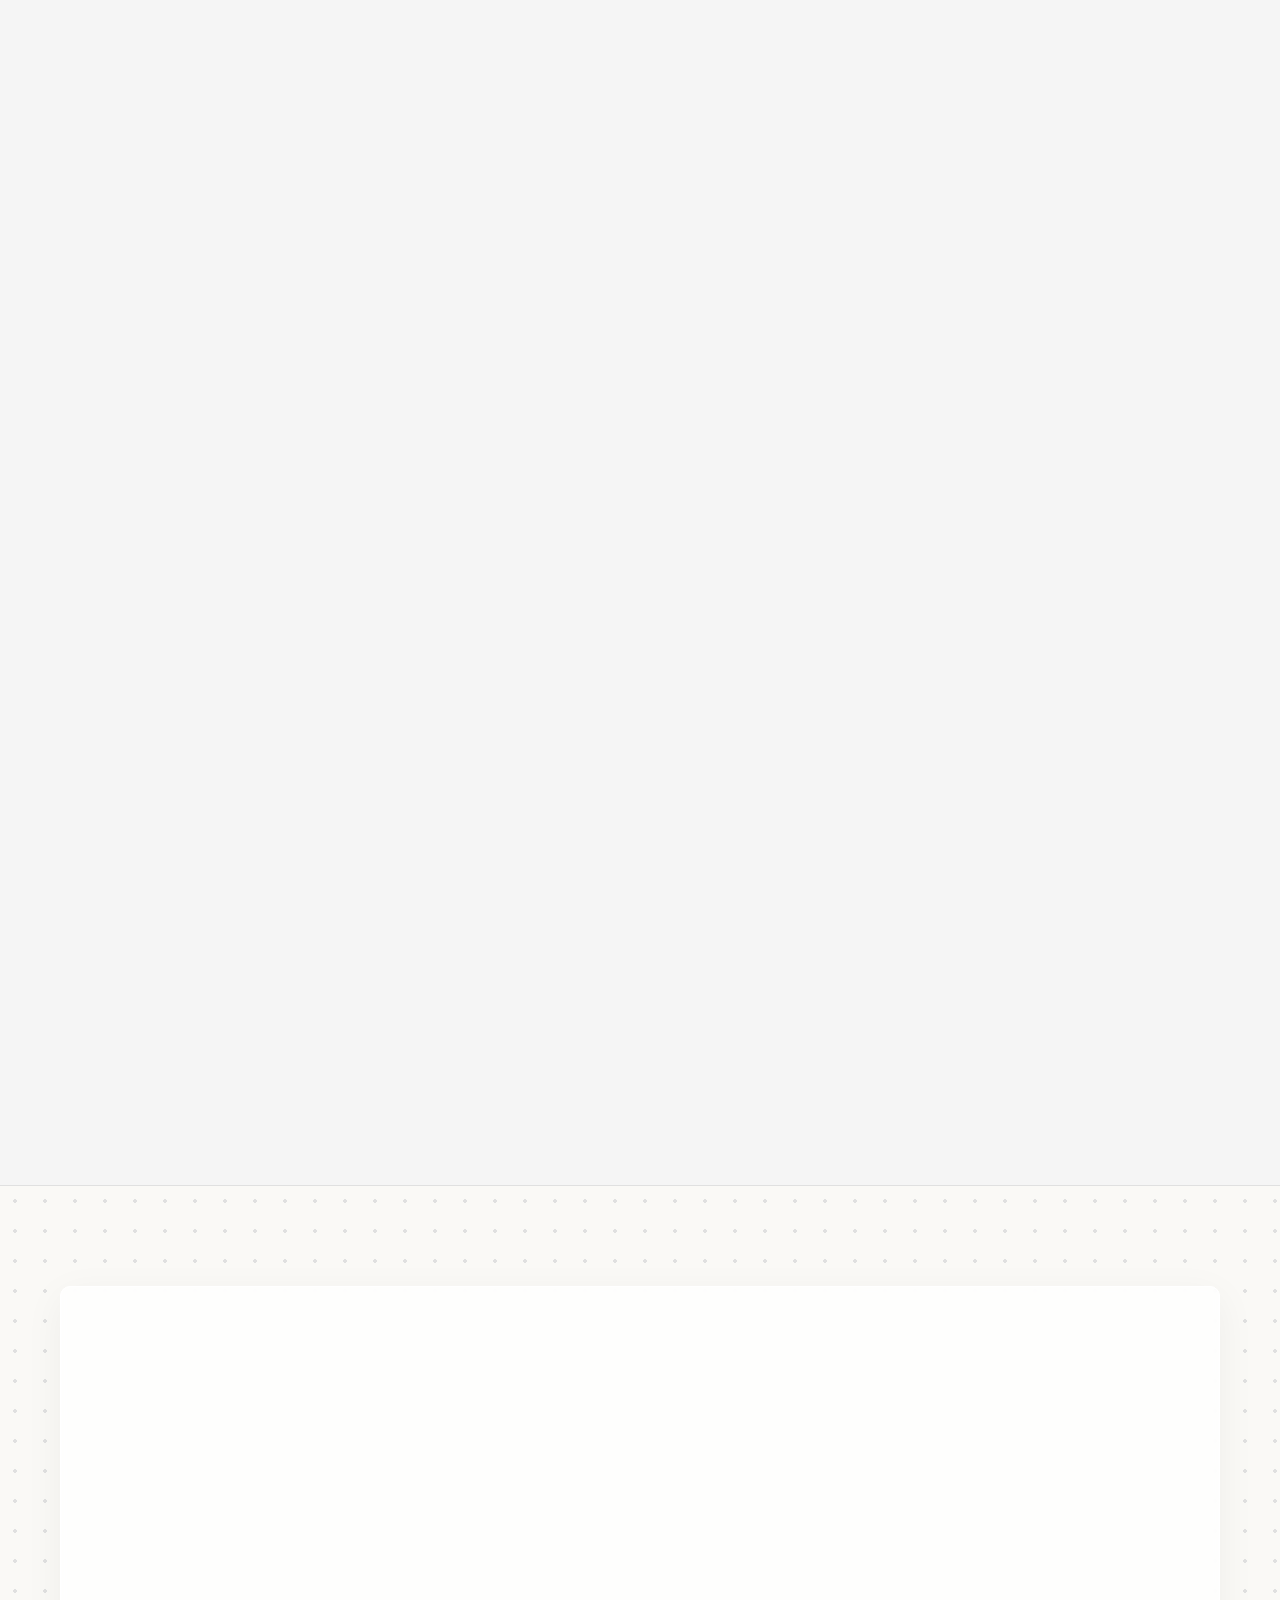
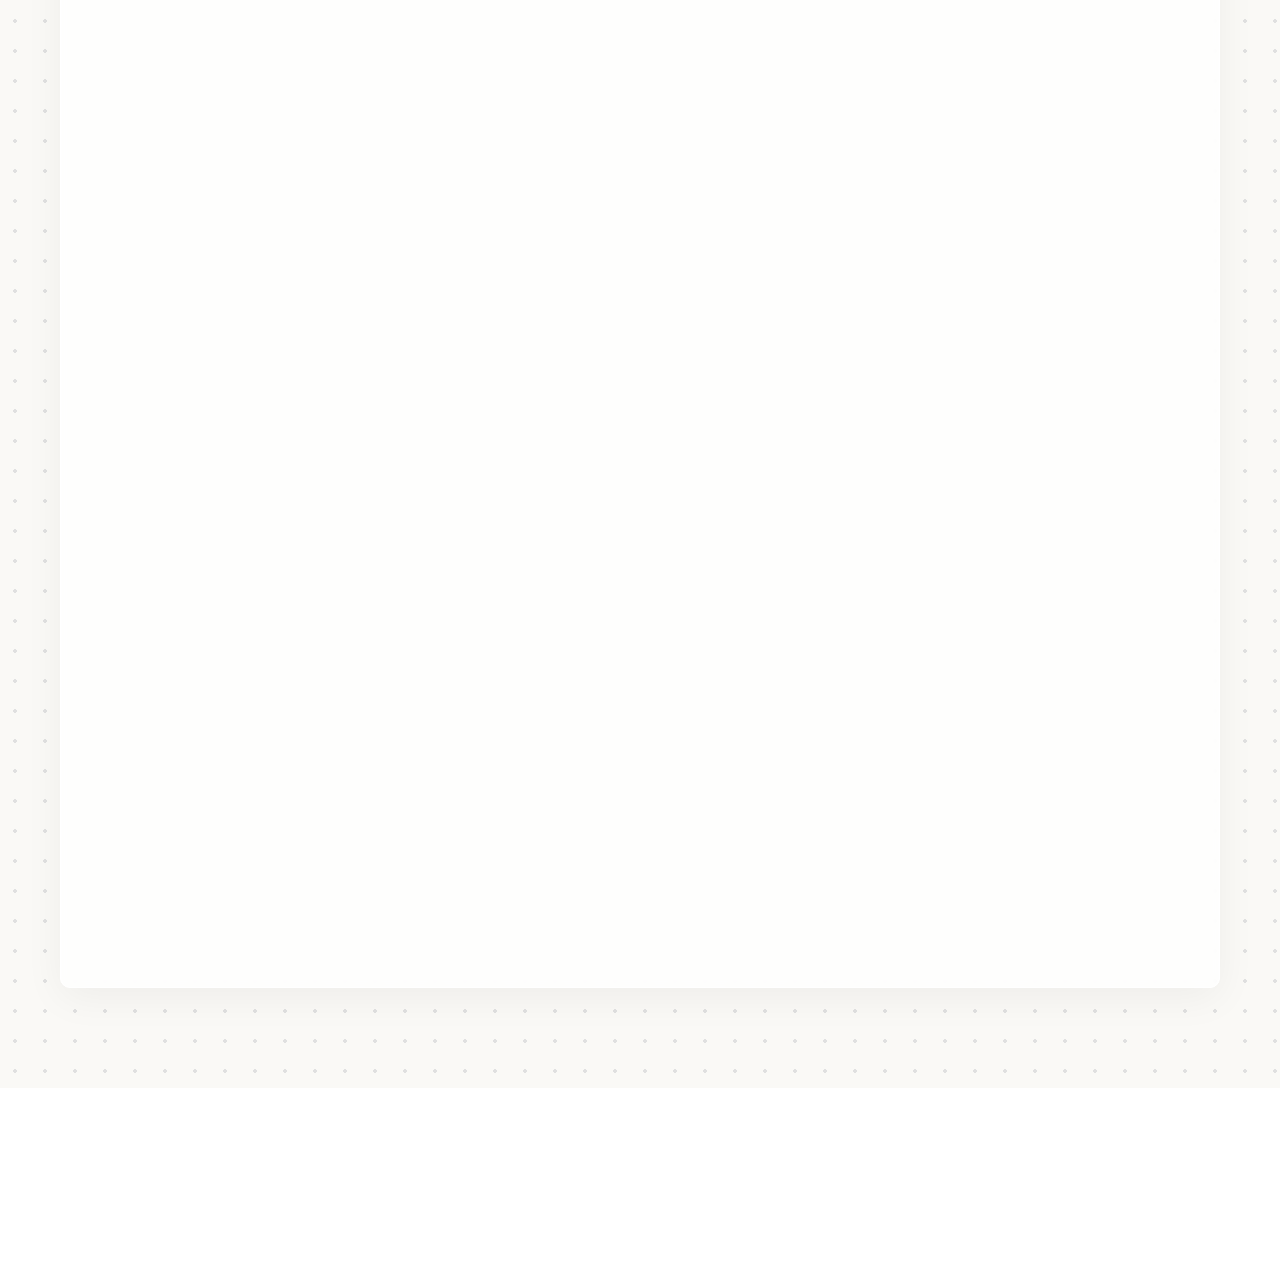
<file: education.html>
<!DOCTYPE html>
<html lang="en">

<head>
    <meta charset="UTF-8">
    <meta name="viewport" content="width=device-width, initial-scale=1.0">
    <title>Education - Chai Yi Jing</title>
    <link rel="preconnect" href="https://fonts.googleapis.com">
    <link rel="preconnect" href="https://fonts.gstatic.com" crossorigin>
    <link
        href="https://fonts.googleapis.com/css2?family=Inter:wght@400;500;600&family=Playfair+Display:wght@700&display=swap"
        rel="stylesheet">
    <link rel="stylesheet" href="css/style.css">
    <!-- Font Awesome (Upgraded) -->
    <link rel="stylesheet" href="https://cdnjs.cloudflare.com/ajax/libs/font-awesome/6.5.1/css/all.min.css">
</head>

<body>
    <!-- Header -->
    <header>
        <div class="container header-container">
            <a href="index.html" class="logo" style="text-decoration: none; color: inherit;">Chai Yi Jing</a>
            <nav>
                <a href="index.html" class="nav-link">Home</a>
                <a href="about.html" class="nav-link">About</a>
                <a href="education.html" class="nav-link active">Education</a>
                <a href="skills.html" class="nav-link">Skills</a>
                <a href="projects.html" class="nav-link">Projects</a>
                <a href="contact.html" class="nav-link contact-btn">Contact</a>
            </nav>
        </div>
    </header>

    <main>
        <!-- Hero Section (New Premium Design) -->
        <section class="education-hero-section fade-in">
            <div class="hero-bg-accent"></div>

            <!-- Floating Code Snippets (Left) - REMAINING -->
            <div class="hero-decor hero-decor-left">
                <div class="code-float cf-1">&lt;Code /&gt;</div>
                <div class="code-float cf-2">const future = true;</div>
                <div class="code-float cf-3">if (learn) { grow() }</div>
            </div>

            <!-- Floating Code Snippets (Right) -->
            <div class="hero-decor hero-decor-right">
                <div class="code-float cf-4">def dream_big(): return "Reality"</div>
            </div>

            <div class="container education-hero-content">
                <span class="hero-subtitle">The Path I've Walked</span>
                <h2>Educational Odyssey</h2>
                <p>
                    "Education is not the learning of facts, but the training of the mind to think."
                </p>
                <div class="hero-decorative-line"></div>

                <!-- Cool 3D CSS Animation: The Knowledge Cube -->
                <div class="scene-3d-container">
                    <div class="cube-3d">
                        <div class="cube-face cube-front">Explore</div>
                        <div class="cube-face cube-back">Create</div>
                        <div class="cube-face cube-right">Learn</div>
                        <div class="cube-face cube-left">Grow</div>
                        <div class="cube-face cube-top">Dream</div>
                        <div class="cube-face cube-bottom">Build</div>
                    </div>
                </div>
            </div>
        </section>

        <!-- Horizontal Scroll Timeline Section -->
        <section class="education-scroll-container">
            <div class="timeline-wrapper">

                <!-- Floating Header Overlay -->
                <div class="timeline-overlay-header">
                    <h3>Milestones</h3>
                    <p>Scroll down to explore history <span class="arrow-icon">↓</span></p>
                </div>

                <div class="timeline-horizontal">

                    <!-- Line running through (fixed in CSS) -->
                    <div class="horizontal-line"></div>

                    <!-- 1. Preschool -->
                    <div class="timeline-card">
                        <div class="timeline-year-badge">2008 - 2009</div>
                        <div class="timeline-media">
                            <div class="timeline-image-box">
                                <img src="images/preschool.png" alt="Preschool - Tadika Seni"
                                    style="width: 100%; height: 100%; object-fit: cover;">
                            </div>
                        </div>
                        <div class="string-connector"></div>
                        <div class="timeline-hanging-card">
                            <h3>Preschool - Tadika Seni</h3>
                            <h4>Early Childhood</h4>
                            <p>Where the journey began.</p>
                        </div>
                    </div>

                    <!-- 2. Primary School -->
                    <div class="timeline-card">
                        <div class="timeline-year-badge">2010 - 2015</div>
                        <div class="timeline-media">
                            <div class="timeline-image-box">
                                <img src="images/primary_school.png" alt="Primary School - SJK(C) Kwong Hon"
                                    style="width: 100%; height: 100%; object-fit: cover;">
                            </div>
                        </div>
                        <div class="string-connector"></div>
                        <div class="timeline-hanging-card">
                            <h3>Primary School - SJK(C) Kwong Hon</h3>
                            <h4>Basic Education</h4>
                            <p>Mastering the basics and building my pingpong skills.</p>
                        </div>
                        <!-- Result Section -->
                        <div class="result-connector"></div>
                        <div class="result-counter-box">
                            <span class="counter-value" data-target="7">0</span>
                            <span class="counter-suffix">As</span>
                            <span class="counter-label">UPSR Result</span>
                        </div>
                    </div>

                    <!-- 3. High School -->
                    <div class="timeline-card">
                        <div class="timeline-year-badge">2016 - 2020</div>
                        <div class="timeline-media">
                            <div class="timeline-image-box">
                                <img src="images/secondary_school.jpg" alt="Secondary School - SMK Seri Mutiara"
                                    style="width: 100%; height: 100%; object-fit: cover;">
                            </div>
                        </div>
                        <div class="string-connector"></div>
                        <div class="timeline-hanging-card">
                            <h3>Secondary School - SMK Seri Mutiara</h3>
                            <h4>SPM (Science Stream)</h4>
                            <p>Active in sports, clubs and science subjects.</p>
                        </div>
                        <!-- Result Section -->
                        <div class="result-connector"></div>
                        <div class="result-counter-box">
                            <span class="counter-value" data-target="10">0</span>
                            <span class="counter-suffix">As</span>
                            <span class="counter-label">SPM Result</span>
                        </div>
                    </div>

                    <!-- 4. Pre-U -->
                    <div class="timeline-card">
                        <div class="timeline-year-badge">2021 - 2023</div>
                        <div class="timeline-media">
                            <div class="timeline-image-box">
                                <img src="images/pre_u.png" alt="Pre-University - Kolej Tingkatan Enam Pudu Jaya"
                                    style="width: 100%; height: 100%; object-fit: cover;">
                            </div>
                        </div>
                        <div class="string-connector"></div>
                        <div class="timeline-hanging-card">
                            <h3>Pre-University - KTE Pudu Jaya</h3>
                            <h4>STPM (Science Stream)</h4>
                            <p>Building analytical foundations.</p>
                        </div>
                        <!-- Result Section -->
                        <div class="result-connector"></div>
                        <div class="result-counter-box">
                            <span class="counter-value" data-target="3.84">0.00</span>
                            <span class="counter-suffix">CGPA</span>
                            <span class="counter-label">STPM Result</span>
                        </div>
                    </div>

                    <!-- 5. University -->
                    <div class="timeline-card">
                        <div class="timeline-year-badge">2023 - Present</div>
                        <div class="timeline-media">
                            <div class="timeline-image-box">
                                <img src="images/university.png" alt="University - UTeM"
                                    style="width: 100%; height: 100%; object-fit: cover;">
                            </div>
                        </div>
                        <div class="string-connector"></div>
                        <div class="timeline-hanging-card">
                            <h3>University - UTeM</h3>
                            <h4>Software Development</h4>
                            <p>Specializing in full-stack dev and software engineering.</p>
                        </div>
                        <!-- Result Section -->
                        <div class="result-connector"></div>
                        <div class="result-counter-box"
                            style="display: flex; align-items: center; justify-content: center; height: auto; padding: 10px 20px;">
                            <span style="font-size: 1.1rem; font-weight: 600; color:var(--primary-color);">Still in
                                Progress</span>
                        </div>
                    </div>

                    <!-- End Marker -->
                    <div class="timeline-end">
                        <div class="end-dot"></div>
                        <span>To The Future</span>
                    </div>

                </div>
            </div>
        </section>

        <!-- Memories Section (Photobook Style) -->
        <section class="memories-section">
            <div class="container">
                <div class="notebook-look">
                    <div class="section-header scroll-reveal">
                        <h3>My Scrapbook</h3>
                        <p>A collection of cherished moments happened throughout my school life.</p>
                    </div>

                    <div class="memories-grid">
                        <!-- Photo 1 -->
                        <div class="polaroid scroll-reveal">
                            <div class="tape"></div>
                            <div class="polaroid-image">
                                <img src="images/IstanaNegara.jpg" alt="Istana Negara Visit">
                            </div>
                            <div class="polaroid-caption">Istana Negara Visit</div>
                        </div>
                        <!-- Photo 2 -->
                        <div class="polaroid scroll-reveal delay-1">
                            <div class="tape"></div>
                            <div class="polaroid-image">
                                <img src="images/scrapbook_6.jpg" alt="Merdeka Celebration">
                            </div>
                            <div class="polaroid-caption">Merdeka Celebration</div>
                        </div>
                        <!-- Photo 3 -->
                        <div class="polaroid scroll-reveal delay-2">
                            <div class="tape"></div>
                            <div class="polaroid-image">
                                <img src="images/scrapbook_1.jpg" alt="STPM Result Day">
                            </div>
                            <div class="polaroid-caption">STPM Result Day</div>
                        </div>
                        <!-- Photo 4 -->
                        <div class="polaroid scroll-reveal">
                            <div class="tape"></div>
                            <div class="polaroid-image">
                                <img src="images/scrapbook_2.jpg" alt="After Final Exam">
                            </div>
                            <div class="polaroid-caption">After Final Exam</div>
                        </div>
                        <!-- Photo 5 -->
                        <div class="polaroid scroll-reveal delay-1">
                            <div class="tape"></div>
                            <div class="polaroid-image">
                                <img src="images/scrapbook_3.jpg" alt="Dean's List Award">
                            </div>
                            <div class="polaroid-caption">Dean's List Award</div>
                        </div>
                        <!-- Photo 6 -->
                        <div class="polaroid scroll-reveal delay-2">
                            <div class="tape"></div>
                            <div class="polaroid-image">
                                <img src="images/scrapbook_4.jpg" alt="Badminton Session">
                            </div>
                            <div class="polaroid-caption">Badminton Session</div>
                        </div>
                        <!-- Photo 7 -->
                        <div class="polaroid scroll-reveal">
                            <div class="tape"></div>
                            <div class="polaroid-image">
                                <img src="images/scrapbook_5.jpg" alt="FTMK Sports Day">
                            </div>
                            <div class="polaroid-caption">FTMK Sports Day</div>
                        </div>
                        <!-- Photo 8 -->
                        <div class="polaroid scroll-reveal delay-1">
                            <div class="tape"></div>
                            <div class="polaroid-image">
                                <img src="images/scrapbook_7.jpg" alt="Table Tennis Match">
                            </div>
                            <div class="polaroid-caption">Table Tennis Match</div>
                        </div>
                        <!-- Photo 9 -->
                        <div class="polaroid scroll-reveal delay-2">
                            <div class="tape"></div>
                            <div class="polaroid-image">
                                <img src="images/scrapbook_9.jpg" alt="Hostelmates">
                            </div>
                            <div class="polaroid-caption">Lestari Gang</div>
                        </div>

                    </div>
                </div>
            </div>
        </section>

    </main>

    <!-- Footer -->
    <footer>
        <div class="container">
            <h3>Chai Yi Jing</h3>
            <p>© 2026 All rights reserved.</p>
            <div class="social-icons">
                <a href="https://www.facebook.com/share/183skfLZ9q/?mibextid=wwXIfr" class="circle" title="Facebook"
                    target="_blank" rel="noopener noreferrer"><i class="fab fa-facebook-f"></i></a>
                <a href="https://www.instagram.com/yijing_2003?igsh=NmhtZmMzMTYzN25p&utm_source=qr" class="circle"
                    title="Instagram" target="_blank" rel="noopener noreferrer"><i class="fab fa-instagram"></i></a>
                <a href="https://www.linkedin.com/in/chai-yi-jing-761018358" class="circle" title="LinkedIn"
                    target="_blank" rel="noopener noreferrer"><i class="fab fa-linkedin-in"></i></a>
                <a href="https://github.com/Jinggggg030?tab=overview&from=2026-01-01&to=2026-01-07" class="circle"
                    title="GitHub" target="_blank" rel="noopener noreferrer"><i class="fab fa-github"></i></a>
                <a href="https://www.threads.com/@yijing_2003?igshid=NTc4MTIwNjQ2YQ==" class="circle" title="Threads"
                    target="_blank" rel="noopener noreferrer"><i class="fa-brands fa-threads"></i></a>
                <!-- Scroll to Top Button -->
                <a href="#" class="chat-icon scroll-top" title="Scroll to Top" style="color: white; font-size: 1.5rem;">
                    <i class="fas fa-arrow-up"></i>
                </a>
            </div>
    </footer>
    <script src="js/script.js"></script>
</body>

</html>
</file>
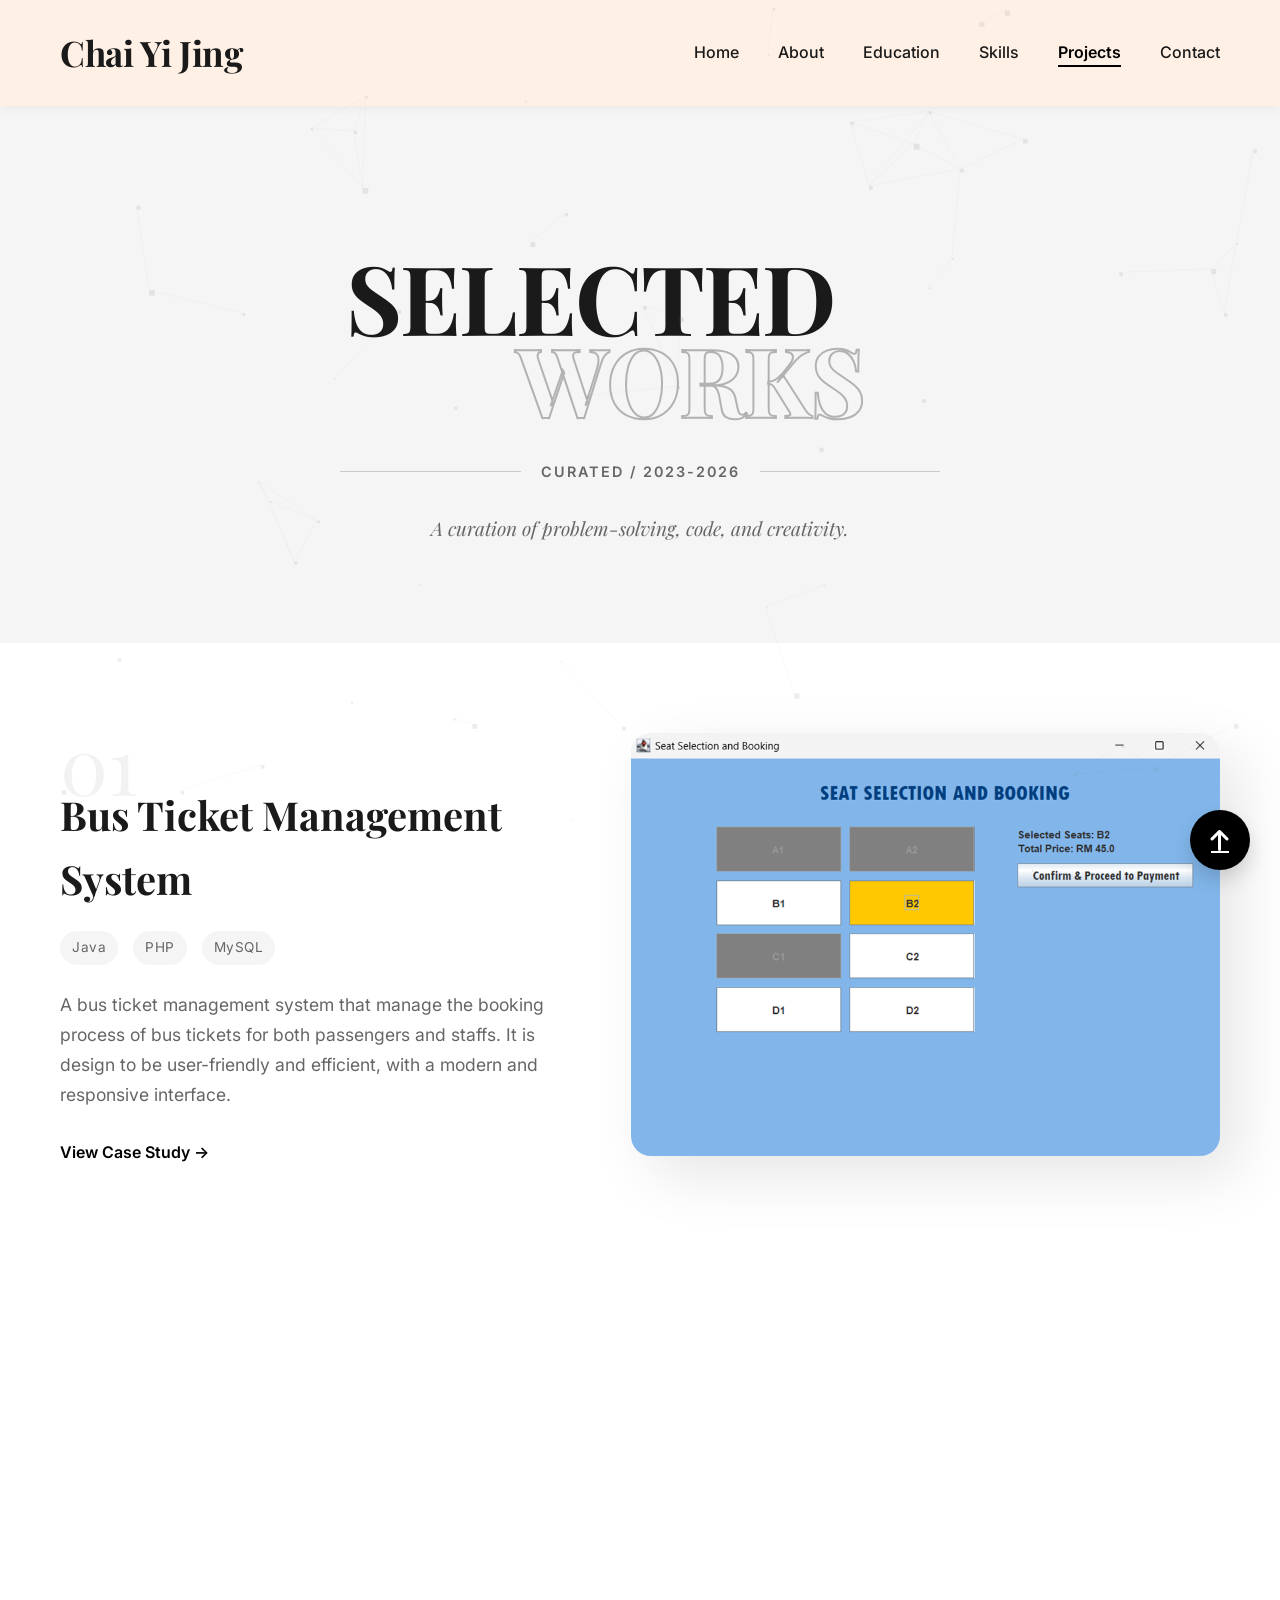
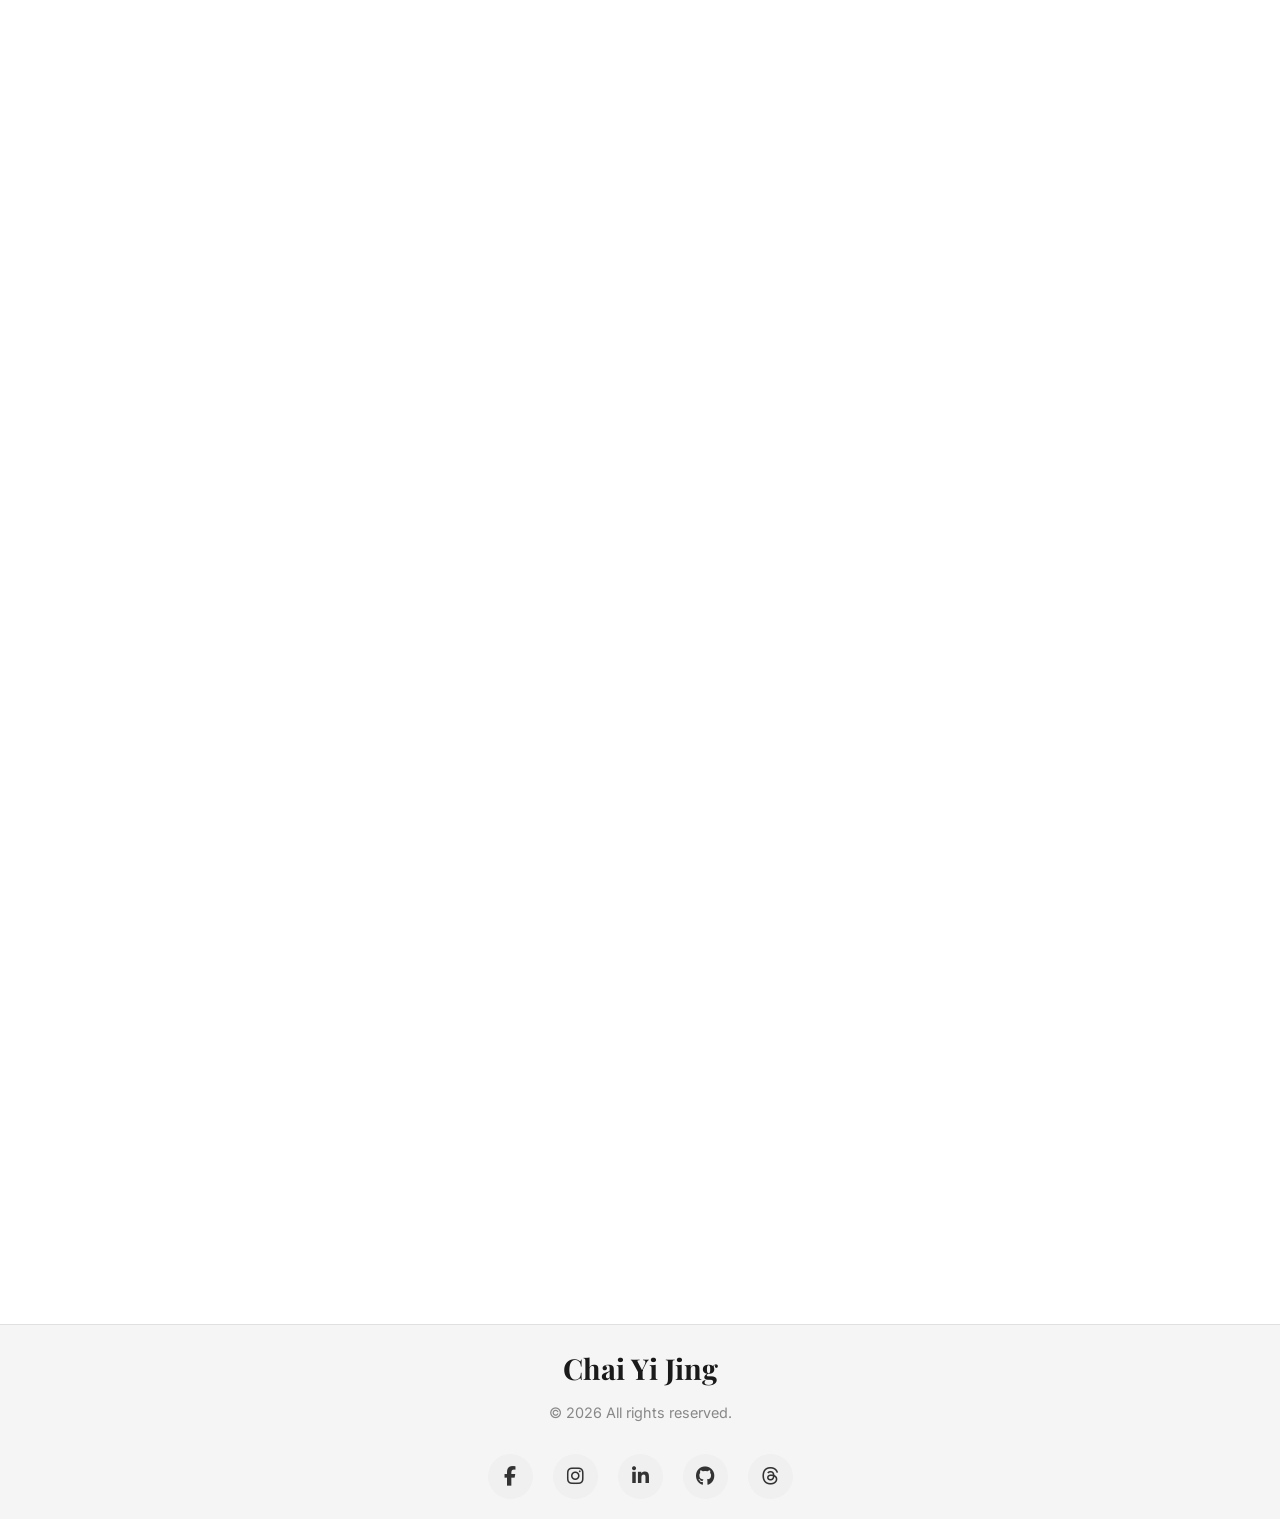
<file: projects.html>
<!DOCTYPE html>
<html lang="en">

<head>
    <meta charset="UTF-8">
    <meta name="viewport" content="width=device-width, initial-scale=1.0">
    <title>Projects - Chai Yi Jing</title>
    <link rel="preconnect" href="https://fonts.googleapis.com">
    <link rel="preconnect" href="https://fonts.gstatic.com" crossorigin>
    <link
        href="https://fonts.googleapis.com/css2?family=Inter:wght@400;500;600&family=Playfair+Display:wght@700&display=swap"
        rel="stylesheet">
    <link rel="stylesheet" href="css/style.css">
    <!-- Font Awesome (Upgraded) -->
    <link rel="stylesheet" href="https://cdnjs.cloudflare.com/ajax/libs/font-awesome/6.5.1/css/all.min.css">
</head>

<body>
    <!-- Header -->
    <header>
        <div class="container header-container">
            <a href="index.html" class="logo" style="text-decoration: none; color: inherit;">Chai Yi Jing</a>
            <nav>
                <a href="index.html" class="nav-link">Home</a>
                <a href="about.html" class="nav-link">About</a>
                <a href="education.html" class="nav-link">Education</a>
                <a href="skills.html" class="nav-link">Skills</a>
                <a href="projects.html" class="nav-link active">Projects</a>
                <a href="contact.html" class="nav-link contact-btn">Contact</a>
            </nav>
        </div>
    </header>

    <main>
        <!-- Simple Elegant Hero -->
        <section class="projects-hero">
            <!-- Background Paper Plane Animation -->
            <!-- Background Flight Scene Animation -->
            <div class="flight-scene">
                <!-- Clouds -->
                <div class="clouds">
                    <svg class="cloud big slow" viewBox="0 0 100 100" fill="#ffffff" opacity="0.1">
                        <path d="M25,60 a20,20 0 0,1 0,-40 a20,20 0 0,1 40,0 a20,20 0 0,1 40,0 a20,20 0 0,1 0,40 z" />
                    </svg>
                    <svg class="cloud small slower" viewBox="0 0 100 100" fill="#ffffff" opacity="0.1"
                        style="top: 50%;">
                        <path d="M25,60 a20,20 0 0,1 0,-40 a20,20 0 0,1 40,0 a20,20 0 0,1 40,0 a20,20 0 0,1 0,40 z" />
                    </svg>
                    <svg class="cloud distant super-slow" viewBox="0 0 100 100" fill="#ffffff" opacity="0.05"
                        style="top: 10%;">
                        <path d="M25,60 a20,20 0 0,1 0,-40 a20,20 0 0,1 40,0 a20,20 0 0,1 40,0 a20,20 0 0,1 0,40 z" />
                    </svg>
                </div>

                <!-- Paper Plane -->
                <div class="plane-container">
                    <svg class="plane" viewBox="0 0 512 512" fill="none" xmlns="http://www.w3.org/2000/svg">
                        <!-- Classic Dart Paper Plane -->
                        <path d="M500 256L20 450L60 256L20 62L500 256Z" fill="#f3f4f6" stroke="#d1d5db"
                            stroke-width="5" />
                        <path d="M60 256L20 450L500 256L60 256Z" fill="#e5e7eb" />
                    </svg>
                </div>
            </div>

            <div class="container">
                <div class="hero-title-wrapper">
                    <h1 class="hero-glitch" data-text="SELECTED">SELECTED</h1>
                    <h1 class="hero-outline">WORKS</h1>
                </div>
                <!-- Decorative separating line with text -->
                <div class="hero-separator">
                    <div class="line"></div>
                    <div class="sep-text">CURATED / 2023-2026</div>
                    <div class="line"></div>
                </div>
                <p class="fade-in">A curation of problem-solving, code, and creativity.</p>
            </div>
        </section>

        <!-- Projects Showcase (Zig-Zag Layout) -->
        <section class="projects-showcase">
            <div class="container">

                <!-- Project 1: Bus Ticket Management System -->
                <div class="project-row scroll-reveal">
                    <div class="project-content">
                        <span class="project-number">01</span>
                        <h3>Bus Ticket Management System</h3>
                        <div class="tech-stack">
                            <span>Java</span>
                            <span>PHP</span>
                            <span>MySQL</span>
                        </div>
                        <p>A bus ticket management system that manage the booking process of bus tickets for both
                            passengers and staffs.
                            It is design to be user-friendly and efficient, with a modern and responsive interface.</p>
                        <a href="https://github.com/cy-0804/Bus-Ticket-Management-System.git" class="btn-link"
                            target="_blank" rel="noopener noreferrer">View Case
                            Study -></a>
                    </div>
                    <div class="project-image-wrapper">
                        <img src="images/BusTicketingSystem.png" alt="Bus Ticket Management System Screenshot"
                            style="width: 100%; height: auto; display: block; border-radius: 8px;">
                    </div>
                </div>

                <!-- Project 2: AI Fruit Classifier -->
                <div class="project-row reversed scroll-reveal">
                    <div class="project-content">
                        <span class="project-number">02</span>
                        <h3>AI Fruit Classifier</h3>
                        <div class="tech-stack">
                            <span>Python</span>
                            <span>TensorFlow</span>
                        </div>
                        <p>A fruit classifier that uses machine learning to classify fruits freshness and ripeness based
                            on their features.
                            It offers a quick and accurate way to classify the fruits freshness and provides user
                            recommendations on how to handle the fruits.</p>
                        <a href="https://github.com/cy-0804/Fruit-Classifier.git" class="btn-link" target="_blank"
                            rel="noopener noreferrer">View Case Study
                            -></a>
                    </div>
                    <div class="project-image-wrapper">
                        <img src="images/FruitClassifierPreview.png" alt="AI Fruit Classifier App Screenshot"
                            style="width: 60%; height: auto; display: block; border-radius: 8px; margin: 0 auto;">
                    </div>
                </div>

                <!-- Project 3: eNanas Mobile Application -->
                <div class="project-row scroll-reveal">
                    <div class="project-content">
                        <span class="project-number">03</span>
                        <h3>eNanas Mobile Application</h3>
                        <div class="tech-stack">
                            <span>Flutter</span>
                            <span>Dart</span>
                            <span>Android SDK</span>
                            <span>Firebase</span>
                        </div>
                        <p>This application enables entrepreneurs to create and manage their business,
                            and allows LPNM personnel to access the business information.</p>
                        <a href="https://github.com/cy-0804/eNanas.git" class="btn-link" target="_blank"
                            rel="noopener noreferrer">View Case Study -></a>
                    </div>
                    <div class="project-image-wrapper">
                        <img src="images/eNanasPreview.png" alt="eNanas Mobile App Screenshot"
                            style="width: 45%; height: auto; display: block; border-radius: 8px; margin: 0 auto;">
                    </div>
                </div>

                <!-- Project 4: Event Management System -->
                <div class="project-row reversed scroll-reveal">
                    <div class="project-content">
                        <span class="project-number">04</span>
                        <h3>Event Management System</h3>
                        <div class="tech-stack">
                            <span>C++</span>
                            <span>MySQL</span>
                        </div>
                        <p>Event Management System is a system that manage the booking process of events for both
                            customers and staffs.
                            This system aims to make the overall event booking process more convenient, efficient and
                            time saving.</p>
                        <a href="https://github.com/Jinggggg030/workshopI.git" class="btn-link" target="_blank"
                            rel="noopener noreferrer">View Case Study -></a>
                    </div>
                    <div class="project-image-wrapper">
                        <img src="images/EventManagementSystem.png" alt="Event Management System Screenshot"
                            style="width: 100%; height: auto; display: block; border-radius: 8px;">
                    </div>
                </div>

                <!-- Project 5: Malaysian Ethnicity Interactive Animation Project -->
                <div class="project-row scroll-reveal">
                    <div class="project-content">
                        <span class="project-number">05</span>
                        <h3>Malaysian Ethnicity Interactive Animation Project</h3>
                        <div class="tech-stack">
                            <span>Adobe Animate</span>
                            <span>ActionScript</span>
                        </div>
                        <p>A project that aims to create an interactive animation that educates the public about the
                            Malaysian ethnicity.</p>
                        <!-- link onhold -->
                        <span class="no-link-text" style="color: #888; font-style: italic;">No document to be
                            shown.</span>
                    </div>
                    <div class="project-image-wrapper">
                        <img src="images/MultimediaProject.jpeg"
                            alt="Malaysian Ethnicity Interactive Animation Screenshot"
                            style="width: 100%; height: auto; display: block; border-radius: 8px;">
                    </div>
                </div>

                <!-- Project 6: Airline Reservation System -->
                <div class="project-row reversed scroll-reveal">
                    <div class="project-content">
                        <span class="project-number">06</span>
                        <h3>Airline Reservation System</h3>
                        <div class="tech-stack">
                            <span>Java</span>
                            <span>MySQL</span>
                        </div>
                        <p>A comprehensive system for managing airline reservations, including flight scheduling,
                            passenger booking, and ticket management.</p>
                        <a href="https://github.com/cy-0804/Airline-Reservation-System.git" class="btn-link"
                            target="_blank" rel="noopener noreferrer">View Case Study -></a>
                    </div>
                    <div class="project-image-wrapper">
                        <img src="images/AirlineReservationSystem.png" alt="Airline Reservation System Screenshot"
                            style="width: 100%; height: auto; display: block; border-radius: 8px;">
                    </div>
                </div>

            </div>
        </section>

    </main>

    <!-- Footer -->
    <footer>
        <div class="container">
            <h3>Chai Yi Jing</h3>
            <p>© 2026 All rights reserved.</p>
            <div class="social-icons">
                <a href="https://www.facebook.com/share/183skfLZ9q/?mibextid=wwXIfr" class="circle" title="Facebook"
                    target="_blank" rel="noopener noreferrer"><i class="fab fa-facebook-f"></i></a>
                <a href="https://www.instagram.com/yijing_2003?igsh=NmhtZmMzMTYzN25p&utm_source=qr" class="circle"
                    title="Instagram" target="_blank" rel="noopener noreferrer"><i class="fab fa-instagram"></i></a>
                <a href="https://www.linkedin.com/in/chai-yi-jing-761018358" class="circle" title="LinkedIn"
                    target="_blank" rel="noopener noreferrer"><i class="fab fa-linkedin-in"></i></a>
                <a href="https://github.com/Jinggggg030?tab=overview&from=2026-01-01&to=2026-01-07" class="circle"
                    title="GitHub" target="_blank" rel="noopener noreferrer"><i class="fab fa-github"></i></a>
                <a href="https://www.threads.com/@yijing_2003?igshid=NTc4MTIwNjQ2YQ==" class="circle" title="Threads"
                    target="_blank" rel="noopener noreferrer"><i class="fa-brands fa-threads"></i></a>
                <!-- Scroll to Top Button -->
                <a href="#" class="chat-icon scroll-top" title="Scroll to Top" style="color: white; font-size: 1.5rem;">
                    <i class="fas fa-arrow-up"></i>
                </a>
            </div>
    </footer>
    <script src="js/script.js"></script>
</body>

</html>
</file>
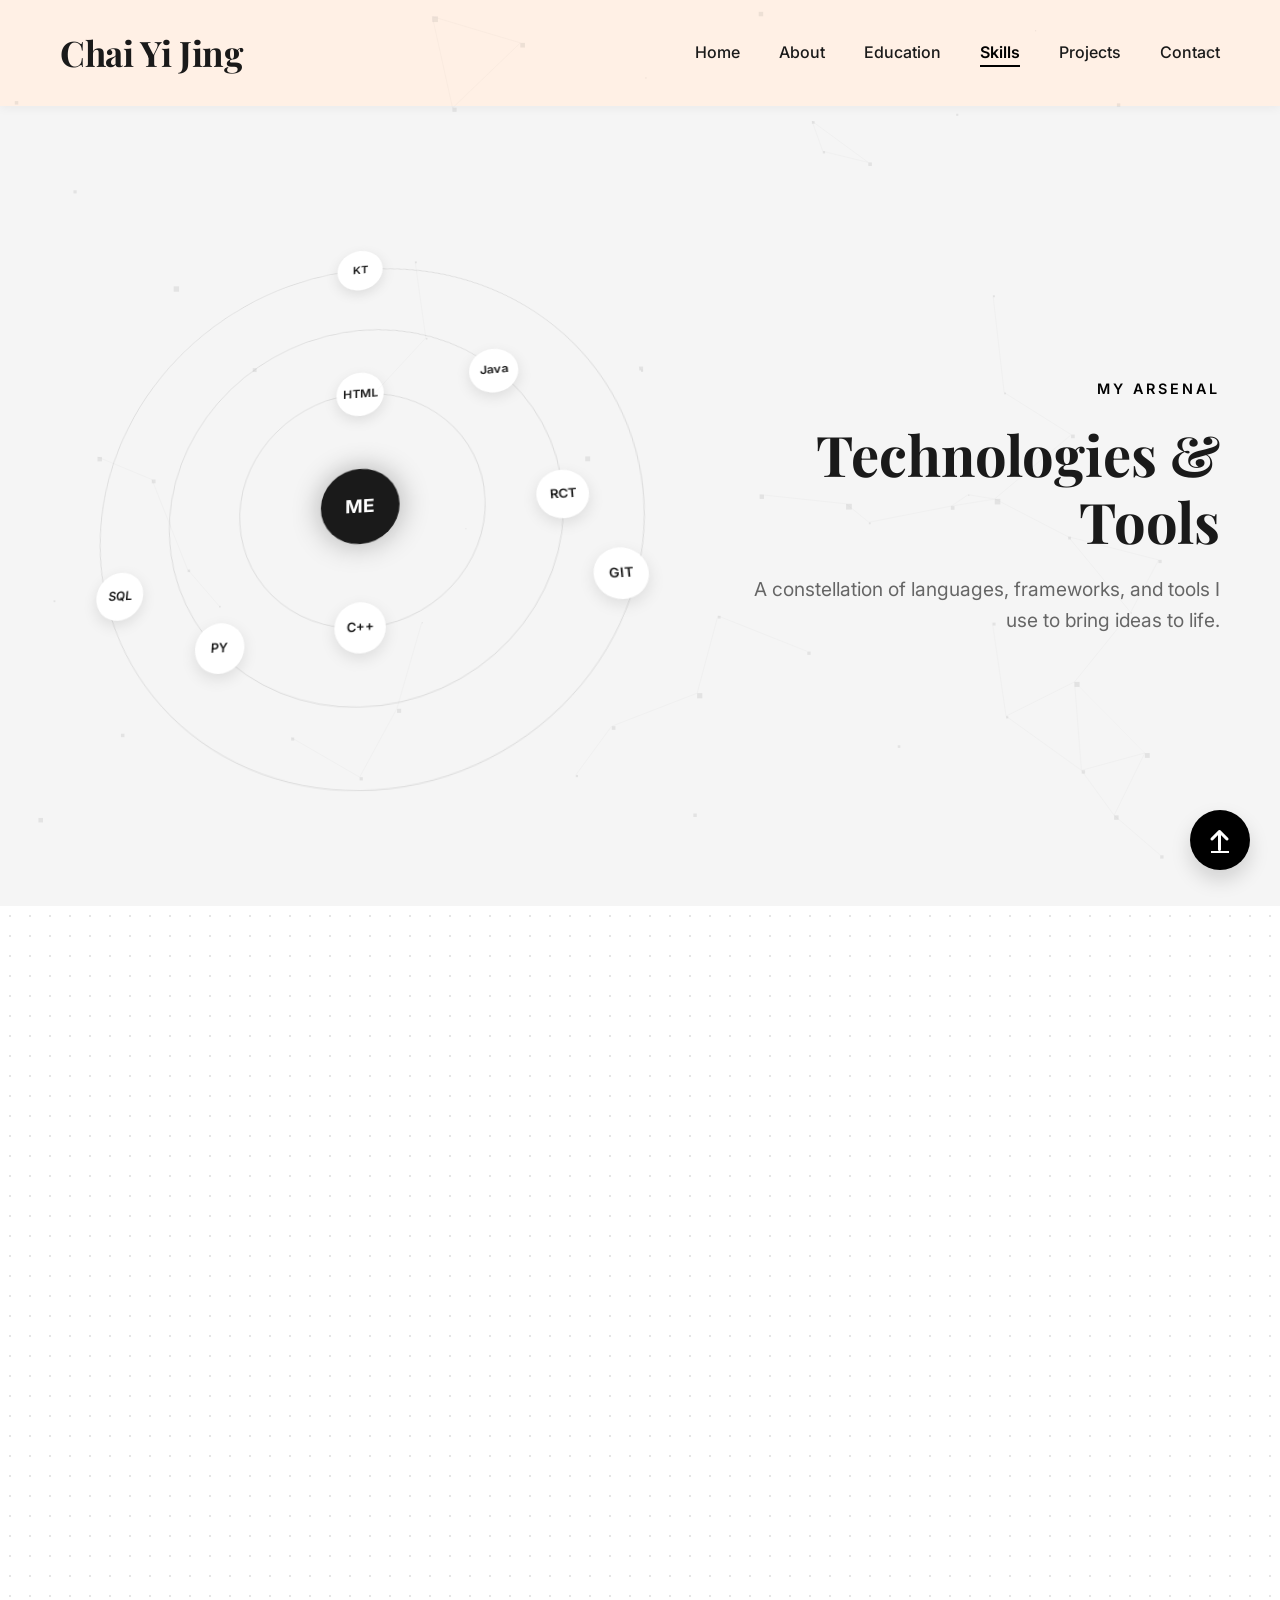
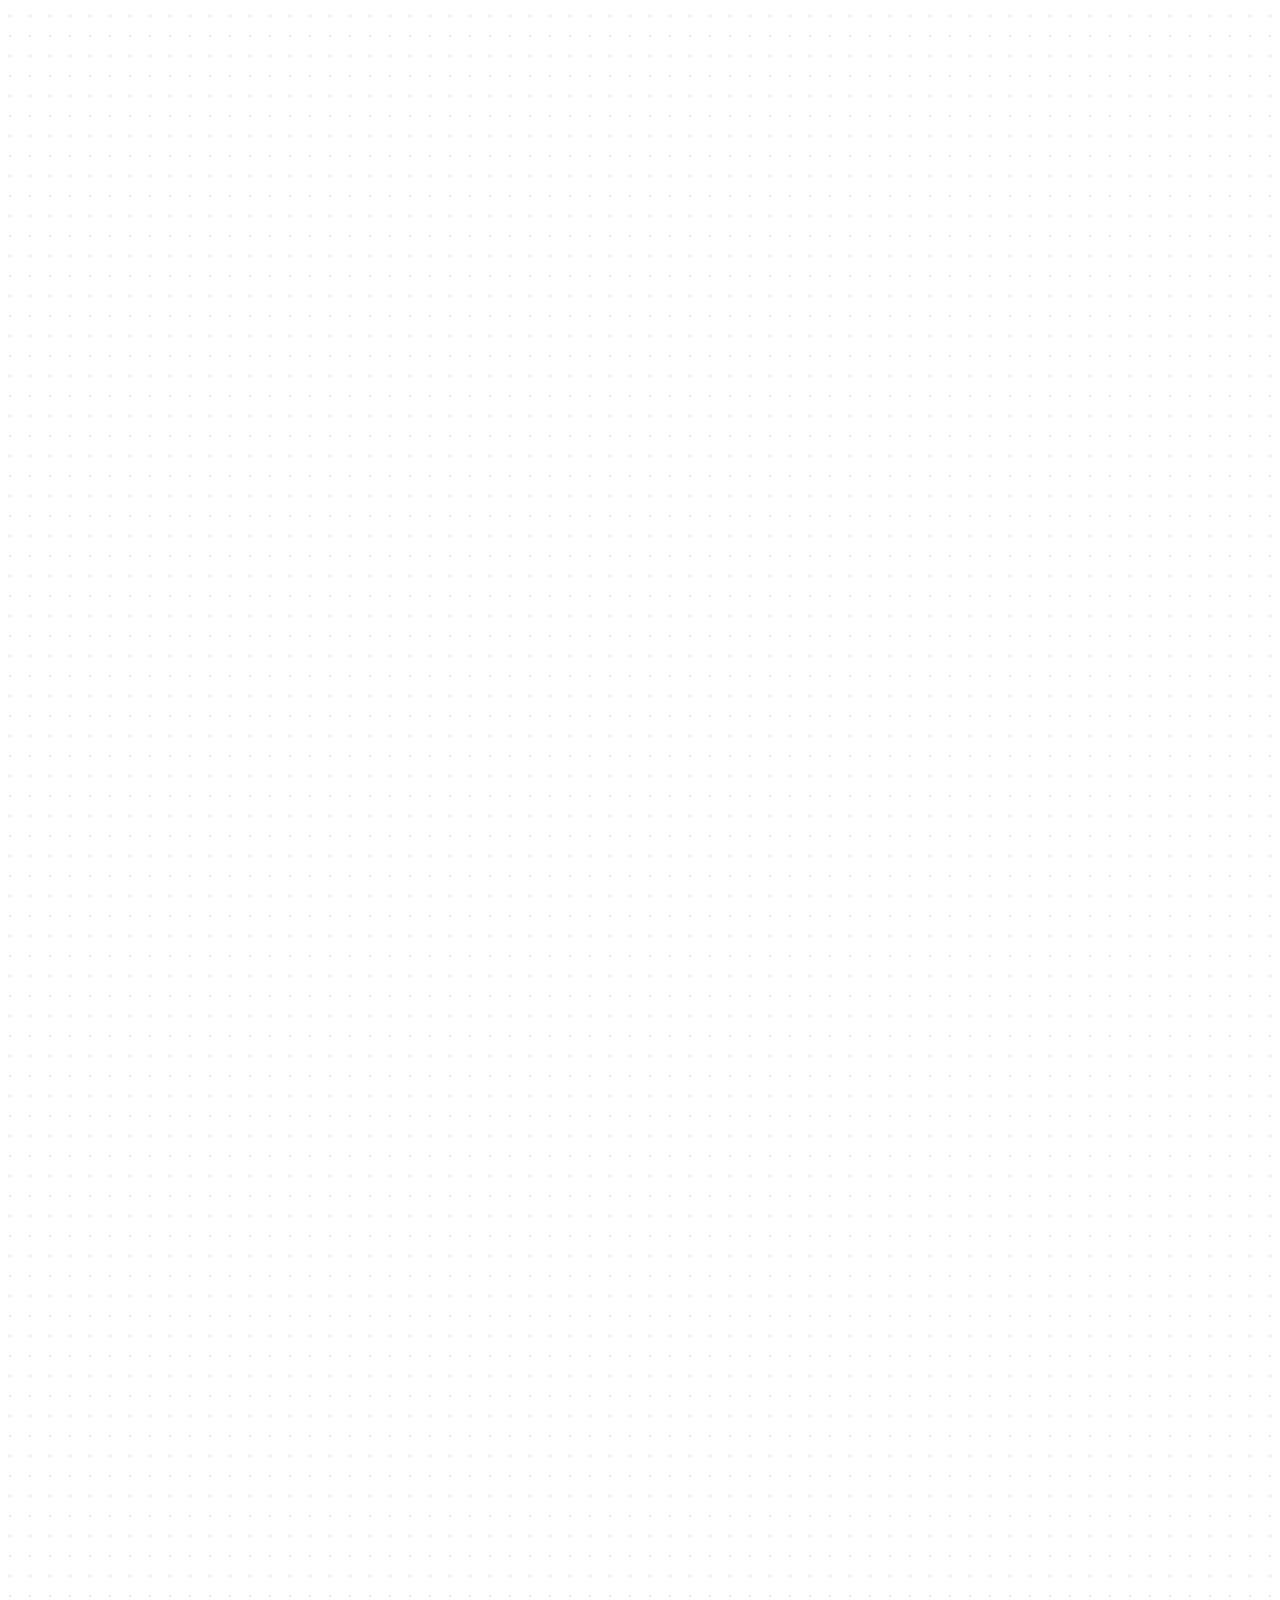
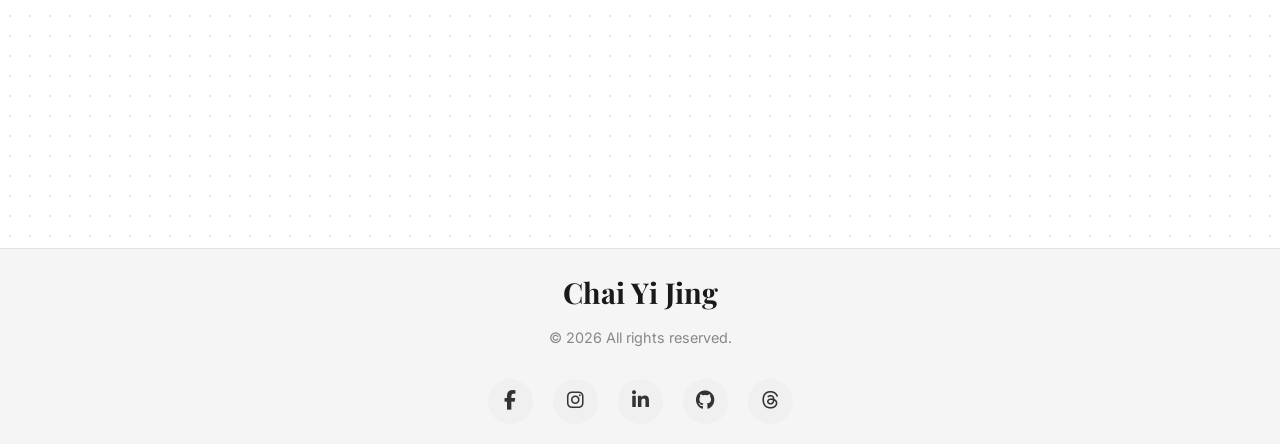
<file: skills.html>
<!DOCTYPE html>
<html lang="en">

<head>
    <meta charset="UTF-8">
    <meta name="viewport" content="width=device-width, initial-scale=1.0">
    <title>Skills - Chai Yi Jing</title>
    <link rel="preconnect" href="https://fonts.googleapis.com">
    <link rel="preconnect" href="https://fonts.gstatic.com" crossorigin>
    <link
        href="https://fonts.googleapis.com/css2?family=Inter:wght@400;500;600&family=Playfair+Display:wght@700&family=Fira+Code:wght@400;500&display=swap"
        rel="stylesheet">
    <link rel="stylesheet" href="css/style.css">
    <!-- Font Awesome (Upgraded) -->
    <link rel="stylesheet" href="https://cdnjs.cloudflare.com/ajax/libs/font-awesome/6.5.1/css/all.min.css">
</head>

<body>
    <!-- Header -->
    <header>
        <div class="container header-container">
            <a href="index.html" class="logo" style="text-decoration: none; color: inherit;">Chai Yi Jing</a>
            <nav>
                <a href="index.html" class="nav-link">Home</a>
                <a href="about.html" class="nav-link">About</a>
                <a href="education.html" class="nav-link">Education</a>
                <a href="skills.html" class="nav-link active">Skills</a>
                <a href="projects.html" class="nav-link">Projects</a>
                <a href="contact.html" class="nav-link contact-btn">Contact</a>
            </nav>
        </div>
    </header>

    <main>
        <!-- Hero Section: Skill Solar System -->
        <section class="skills-hero-section">
            <div class="container skills-hero-container">
                <div class="skills-orbit-container fade-in">
                    <!-- Central Core -->
                    <div class="orbit-core">
                        <span>ME</span>
                    </div>

                    <!-- Rings & Planets -->
                    <!-- Ring 1 -->
                    <div class="orbit-ring ring-1">
                        <div class="orbit-planet planet-1" title="HTML5">HTML</div>
                        <div class="orbit-planet planet-2" title="C++">C++</div>
                    </div>

                    <!-- Ring 2 -->
                    <div class="orbit-ring ring-2">
                        <div class="orbit-planet planet-3" title="Java">Java</div>
                        <div class="orbit-planet planet-4" title="Python">PY</div>
                        <div class="orbit-planet planet-5" title="React">RCT</div>
                    </div>

                    <!-- Ring 3 -->
                    <div class="orbit-ring ring-3">
                        <div class="orbit-planet planet-6" title="Kotlin">KT</div>
                        <div class="orbit-planet planet-7" title="Git">GIT</div>
                        <div class="orbit-planet planet-8" title="SQL">SQL</div>
                    </div>
                </div>

                <div class="skills-hero-text fade-in" style="text-align: right;">
                    <span class="hero-subtitle">My Arsenal</span>
                    <h2>Technologies & Tools</h2>
                    <p>A constellation of languages, frameworks, and tools I use to bring ideas to life.</p>
                </div>
            </div>
        </section>

        <!-- Skills Grid Section -->
        <section class="skills-grid-section">
            <div class="container">

                <!-- Category 1: Frontend -->
                <div class="skill-category scroll-reveal">
                    <h3>Frontend Development</h3>
                    <div class="skill-cards-grid">
                        <div class="skill-card">
                            <div class="skill-icon">🎨</div>
                            <h4>HTML5 & CSS3</h4>
                            <p>Design the structure and interface of a website.</p>
                            <div class="skill-level" style="--width: 70%;"></div>
                        </div>
                        <div class="skill-card">
                            <div class="skill-icon">⚡</div>
                            <h4>JavaScript</h4>
                            <p>DOM manipulation, Async/Await, Modern Syntax.</p>
                            <div class="skill-level" style="--width: 55%;"></div>
                        </div>
                        <div class="skill-card">
                            <div class="skill-icon">⚛️</div>
                            <h4>React</h4>
                            <p>Hooks, State Management, Component Architecture.</p>
                            <div class="skill-level" style="--width: 50%;"></div>
                        </div>
                        <div class="skill-card">
                            <div class="skill-icon">📱</div>
                            <h4>Responsive Design</h4>
                            <p>Ensure websites and applications are accessible on all devices.</p>
                            <div class="skill-level" style="--width: 90%;"></div>
                        </div>
                    </div>
                </div>

                <!-- Category 2: Backend -->
                <div class="skill-category scroll-reveal delay-1">
                    <h3>Backend & Database</h3>
                    <div class="skill-cards-grid">
                        <div class="skill-card">
                            <div class="skill-icon">🐍</div>
                            <h4>Python</h4>
                            <p>Scripting, Data Analysis, Backend Logic.</p>
                            <div class="skill-level" style="--width: 75%;"></div>
                        </div>
                        <div class="skill-card">
                            <div class="skill-icon"><i class="fab fa-android" style="color: #3DDC84;"></i></div>
                            <h4>Mobile App Development</h4>
                            <p>Native Android Apps with Kotlin & Jetpack Compose.</p>
                            <div class="skill-level" style="--width: 80%;"></div>
                        </div>
                        <div class="skill-card">
                            <div class="skill-icon">🗄️</div>
                            <h4>SQL & NoSQL</h4>
                            <p>MySQL, Schema Design.</p>
                            <div class="skill-level" style="--width: 90%;"></div>
                        </div>
                    </div>
                </div>

                <!-- Category 3: Tools & Others -->
                <div class="skill-category scroll-reveal delay-2">
                    <h3>Tools & Workflow</h3>
                    <div class="skill-cards-grid">
                        <div class="skill-card">
                            <div class="skill-icon">🔧</div>
                            <h4>Git & GitHub</h4>
                            <p>Version control, Branching, Pull Requests.</p>
                            <div class="skill-level" style="--width: 90%;"></div>
                        </div>
                        <div class="skill-card">
                            <div class="skill-icon"><i class="fas fa-pen-nib" style="color: #1a1a1a;"></i></div>
                            <h4>Adobe Creative Suite</h4>
                            <p>Photoshop, Illustrator & Graphic Design.</p>
                            <div class="skill-level" style="--width: 90%;"></div>
                        </div>
                        <div class="skill-card">
                            <div class="skill-icon">🎨</div>
                            <h4>Figma</h4>
                            <p>UI/UX Prototyping and Design Systems.</p>
                            <div class="skill-level" style="--width: 95%;"></div>
                        </div>
                    </div>
                </div>

            </div>
        </section>

    </main>

    <!-- Footer -->
    <footer>
        <div class="container">
            <h3>Chai Yi Jing</h3>
            <p>© 2026 All rights reserved.</p>
            <div class="social-icons">
                <a href="https://www.facebook.com/share/183skfLZ9q/?mibextid=wwXIfr" class="circle" title="Facebook"
                    target="_blank" rel="noopener noreferrer"><i class="fab fa-facebook-f"></i></a>
                <a href="https://www.instagram.com/yijing_2003?igsh=NmhtZmMzMTYzN25p&utm_source=qr" class="circle"
                    title="Instagram" target="_blank" rel="noopener noreferrer"><i class="fab fa-instagram"></i></a>
                <a href="https://www.linkedin.com/in/chai-yi-jing-761018358" class="circle" title="LinkedIn"
                    target="_blank" rel="noopener noreferrer"><i class="fab fa-linkedin-in"></i></a>
                <a href="https://github.com/Jinggggg030?tab=overview&from=2026-01-01&to=2026-01-07" class="circle"
                    title="GitHub" target="_blank" rel="noopener noreferrer"><i class="fab fa-github"></i></a>
                <a href="https://www.threads.com/@yijing_2003?igshid=NTc4MTIwNjQ2YQ==" class="circle" title="Threads"
                    target="_blank" rel="noopener noreferrer"><i class="fa-brands fa-threads"></i></a>
                <!-- Scroll to Top Button -->
                <a href="#" class="chat-icon scroll-top" title="Scroll to Top" style="color: white; font-size: 1.5rem;">
                    <i class="fas fa-arrow-up"></i>
                </a>
            </div>
    </footer>
    <script src="js/script.js"></script>
</body>

</html>
</file>
<file: css/style.css>
/* CSS Variables for Consistency */
:root {
    --primary-color: #1a1a1a;
    --secondary-color: #666666;
    --accent-color: #000000;
    --bg-peach: #FFF0E5;
    --bg-gray: #E0E0E0;
    --bg-card: #F5F5F5;
    --font-heading: 'Playfair Display', serif;
    --font-body: 'Inter', sans-serif;
    --transition-speed: 0.3s;
}

/* Reset and Base Styles */
* {
    box-sizing: border-box;
    margin: 0;
    padding: 0;
}

html {
    scroll-behavior: smooth;
}

body {
    font-family: var(--font-body);
    background-color: #ffffff;
    color: var(--primary-color);
    line-height: 1.6;
}

/* Reusable Container */
.container {
    max-width: 1200px;
    margin: 0 auto;
    padding: 0 20px;
}

/* Animations */
@keyframes fadeInUp {
    from {
        opacity: 0;
        transform: translateY(20px);
    }

    to {
        opacity: 1;
        transform: translateY(0);
    }
}

@keyframes float {
    0% {
        transform: translateY(0px);
    }

    50% {
        transform: translateY(-10px);
    }

    100% {
        transform: translateY(0px);
    }
}

/* Header */
header {
    background-color: var(--bg-peach);
    padding: 25px 0;
    position: sticky;
    /* Sticky header for better UX */
    top: 0;
    z-index: 100;
    box-shadow: 0 2px 10px rgba(0, 0, 0, 0.05);
    /* Subtle shadow */
    transition: all 0.3s ease;
}

header.scrolled {
    padding: 15px 0;
    /* Compact padding on scroll */
    background-color: rgba(255, 240, 229, 0.95);
    /* Slightly transparent */
    backdrop-filter: blur(10px);
}

.header-container {
    display: flex;
    justify-content: space-between;
    align-items: center;
}

.logo {
    font-family: var(--font-heading);
    font-size: 2.2rem;
    font-weight: 700;
    color: var(--accent-color);
    letter-spacing: -0.5px;
    transition: font-size 0.3s ease;
}

header.scrolled .logo {
    font-size: 1.8rem;
    /* Smaller logo on scroll */
}

nav {
    transition: all 0.3s ease;
}

header.scrolled nav {
    opacity: 0;
    pointer-events: none;
    transform: translateY(-10px);
}

nav .nav-link {
    text-decoration: none;
    color: var(--primary-color);
    margin-left: 35px;
    font-weight: 500;
    font-size: 1rem;
    position: relative;
    transition: color var(--transition-speed);
}

/* Hover underline effect */
nav .nav-link::after {
    content: '';
    position: absolute;
    width: 0;
    height: 2px;
    bottom: -5px;
    left: 0;
    background-color: var(--accent-color);
    transition: width var(--transition-speed);
}

nav .nav-link:hover::after {
    width: 100%;
}

/* Active Nav Link */
.nav-link.active {
    color: var(--accent-color);
    font-weight: 600;
}

.nav-link.active::after {
    width: 100%;
}

/* Hero Section */
.hero {
    background-color: var(--bg-gray);
    padding: 160px 0 100px 0;
    animation: fadeInUp 0.8s ease-out;
}

.hero-container {
    display: flex;
    justify-content: space-between;
    align-items: center;
}

.hero-text {
    flex: 1;
    padding-right: 80px;
}

.hero-text h2 {
    font-family: var(--font-heading);
    font-size: 3.5rem;
    font-weight: 700;
    margin-bottom: 25px;
    line-height: 1.2;
}

.hero-text p {
    font-size: 1.15rem;
    color: var(--secondary-color);
    max-width: 520px;
    margin-bottom: 35px;
}

/* Button Style */
.btn {
    display: inline-block;
    padding: 12px 30px;
    background-color: var(--accent-color);
    color: white;
    text-decoration: none;
    border-radius: 30px;
    font-weight: 500;
    transition: all var(--transition-speed);
}

.btn:hover {
    background-color: #333;
    transform: translateY(-2px);
    box-shadow: 0 5px 15px rgba(0, 0, 0, 0.2);
}

.hero-image-container {
    flex: 1;
    display: flex;
    justify-content: flex-end;
    position: relative;
}

.hero-image-placeholder {
    width: 380px;
    height: 280px;
    background-color: #555;
    /* Darker gray for contrast */
    border-radius: 8px;
    box-shadow: 20px 20px 0px rgba(0, 0, 0, 0.1);
    /* Decorative shadow offset */
    animation: float 6s ease-in-out infinite;
    position: relative;
    /* Ensure it's a positioning context */
    overflow: visible;
    /* Allow the head to pop out */
}

.hero-profile-img {
    position: absolute;
    bottom: 0;
    left: 50%;
    transform: translateX(-50%);
    height: 135%;
    /* Taller than the box so head sticks out */
    object-fit: contain;
    filter: drop-shadow(0 10px 15px rgba(0, 0, 0, 0.2));
    /* Shadow for depth */
    pointer-events: none;
    /* Let clicks pass through if needed */
}

/* Grid Section */
.grid-section {
    padding: 80px 0;
    background-color: #fafafa;
}

.grid-section .container {
    display: grid;
    grid-template-columns: 1fr 1fr;
    gap: 30px;
}

.grid-column {
    display: flex;
    flex-direction: column;
    gap: 30px;
}

/* Card Styles */
.grid-item {
    background-color: white;
    border-radius: 12px;
    overflow: hidden;
    position: relative;
    box-shadow: 0 4px 20px rgba(0, 0, 0, 0.05);
    transition: all 0.4s ease;
    cursor: pointer;
    min-height: 200px;
    /* Ensure visibility */
    display: flex;
    flex-direction: column;
    justify-content: center;
    align-items: stretch !important;
    /* Force full width content */
    text-align: left;
    text-decoration: none;
    color: inherit;
}

.grid-item:hover {
    transform: translateY(-10px);
    box-shadow: 0 15px 30px rgba(0, 0, 0, 0.1);
}

.item-large {
    flex: 1;
    min-height: 350px;
    text-align: left;
}

.item-medium {
    flex: 1;
    min-height: 200px;
}

.card-content {
    padding: 30px;
    text-align: left !important;
    width: 100%;
}

.card-content h3 {
    font-family: var(--font-heading);
    font-size: 1.5rem;
    margin-bottom: 10px;
}

.card-content p {
    color: var(--secondary-color);
    font-size: 0.95rem;
}

.arrow {
    font-size: 1.5rem;
    margin-top: 15px;
    display: block;
    opacity: 0;
    transform: translateX(-10px);
    transition: all 0.3s;
}

.grid-item:hover .arrow {
    opacity: 1;
    transform: translateX(0);
}

/* Footer */
footer {
    padding: 20px 0;
    text-align: center;
    background-color: var(--bg-card);
    border-top: 1px solid #e0e0e0;
}

footer h3 {
    font-family: var(--font-heading);
    font-size: 1.8rem;
    margin-bottom: 10px;
}

footer p {
    color: #888;
    font-size: 0.9rem;
    margin-bottom: 30px;
}

.social-icons {
    display: flex;
    justify-content: center;
    gap: 20px;
}

.circle {
    width: 45px;
    height: 45px;
    background-color: #f0f0f0;
    border-radius: 50%;
    transition: background-color 0.3s, transform 0.3s;
    /* Added transform */
    display: flex;
    /* Center the icon */
    align-items: center;
    justify-content: center;
    color: #333;
    /* Icon color */
    text-decoration: none;
    font-size: 1.2rem;
}

.circle:hover {
    background-color: var(--accent-color);
    /* Use accent (black) or peach? User said logo. */
    color: #fff;
    transform: translateY(-5px);
}

/* Chat Icon */
.chat-icon {
    position: fixed;
    bottom: 30px;
    right: 30px;
    background-color: #000;
    width: 60px;
    height: 60px;
    border-radius: 50%;
    display: flex;
    justify-content: center;
    align-items: center;
    box-shadow: 0 10px 20px rgba(0, 0, 0, 0.15);
    cursor: pointer;
    transition: transform 0.3s;
    z-index: 9999;
    /* Ensure it stays on top of everything */
}

.chat-icon:hover {
    transform: scale(1.1) rotate(10deg);
}

/* Interactive Background */
#bg-canvas {
    position: fixed;
    top: 0;
    left: 0;
    width: 100%;
    height: 100%;
    z-index: 999;
    pointer-events: none;
    mix-blend-mode: difference;
    opacity: 0.2;
    /* Standard visibility for white sections */
    transition: opacity 0.5s ease;
    /* Smooth toggle */
}

/* --- ENHANCED ANIMATIONS --- */
.scroll-reveal {
    opacity: 0;
    transform: translateY(30px);
    transition: all 0.8s ease-out;
}

.slide-left {
    opacity: 0;
    transform: translateX(-50px);
    transition: all 0.8s ease-out;
}

.slide-right {
    opacity: 0;
    transform: translateX(50px);
    transition: all 0.8s ease-out;
}

.scale-up {
    opacity: 0;
    transform: scale(0.8);
    transition: all 0.6s cubic-bezier(0.175, 0.885, 0.32, 1.275);
}

.scroll-reveal.active,
.slide-left.active,
.slide-right.active,
.scale-up.active {
    opacity: 1;
    transform: translate(0) scale(1);
}

/* --- ABOUT PAGE REDESIGN --- */

/* Hero Overrides */
.about-hero-image {
    width: 400px;
    height: 500px;
    object-fit: cover;
    border-radius: 20px;
    box-shadow: 20px 20px 0px var(--accent-color);
}

/* Story Section */
.story-section {
    padding: 100px 0;
    background-color: var(--bg-card);
    overflow: hidden;
}

.story-grid {
    display: grid;
    grid-template-columns: 1fr 1fr;
    gap: 80px;
    align-items: center;
}

.story-text h3 {
    font-family: var(--font-heading);
    font-size: 2.8rem;
    margin-bottom: 30px;
    position: relative;
    display: inline-block;
}

.story-text h3::after {
    content: '';
    position: absolute;
    bottom: 5px;
    left: 0;
    width: 100%;
    height: 8px;
    /* Thick underline */
    background-color: rgba(26, 26, 26, 0.1);
    z-index: -1;
}

.story-text p {
    font-size: 1.1rem;
    color: var(--secondary-color);
    margin-bottom: 25px;
    text-align: justify;
}

/* About Page Hero (Distinct Design) */
.about-hero-section {
    background-color: var(--accent-color);
    /* Black */
    padding: 120px 0;
    text-align: center;
    position: relative;
    overflow: hidden;
    animation: fadeInUp 0.8s ease-out;
}

.about-hero-content {
    max-width: 800px;
    margin: 0 auto;
    position: relative;
    z-index: 2;
}

.about-hero-content h2 {
    font-family: var(--font-heading);
    font-size: 4rem;
    font-weight: 700;
    margin-bottom: 20px;
    line-height: 1.1;
    color: #ffffff;
    /* White */
}

.about-hero-content p {
    font-size: 1.25rem;
    color: #cccccc;
    /* Light Gray */
    max-width: 600px;
    margin: 0 auto;
}

/* Personal Profile */
.profile-section {
    padding: 80px 0;
    background-color: var(--bg-gray);
}

.profile-container {
    background-color: var(--bg-card);
    border-radius: 20px;
    padding: 50px;
    box-shadow: 0 10px 40px rgba(0, 0, 0, 0.05);
    display: flex;
    flex-wrap: wrap;
    gap: 50px;
}

.profile-info {
    flex: 1;
    min-width: 300px;
}

.profile-header {
    margin-bottom: 30px;
    border-bottom: 2px solid var(--bg-gray);
    padding-bottom: 20px;
}

.profile-header h3 {
    font-family: var(--font-heading);
    font-size: 2.2rem;
    margin-bottom: 10px;
}

.info-grid {
    display: grid;
    grid-template-columns: 1fr 1fr;
    gap: 20px;
}

.info-item h5 {
    font-size: 0.9rem;
    color: var(--secondary-color);
    text-transform: uppercase;
    letter-spacing: 1px;
    margin-bottom: 5px;
}

.info-item p {
    font-size: 1.1rem;
    font-weight: 500;
}

.profile-bio {
    flex: 1;
    min-width: 300px;
    display: flex;
    flex-direction: column;
    justify-content: center;
}

.profile-bio p {
    margin-bottom: 20px;
    color: var(--secondary-color);
    line-height: 1.8;
}

/* Interests Section (Redesigned) */
.interests-section {
    padding: 100px 0;
    background-color: var(--bg-card);
}

/* ... existing interests styles ... */

/* --- HERO DECORATIONS --- */
.hero-decor {
    position: absolute;
    top: 50%;
    transform: translateY(-50%);
    z-index: 0;
    pointer-events: none;
    /* Non-interactive background */
}

.hero-decor-left {
    left: 5%;
    text-align: left;
}

.hero-decor-right {
    right: 5%;
    top: 65%;
    /* Positioned lower than the left side (50%) */
}

/* Code Snippets */
.code-float {
    font-family: 'Fira Code', 'Courier New', monospace;
    font-size: 1.2rem;
    color: var(--accent-color);
    opacity: 0.15;
    /* Low opacity */
    margin-bottom: 20px;
    background: rgba(255, 255, 255, 0.5);
    padding: 5px 10px;
    border-radius: 4px;
    animation: floatCode 6s ease-in-out infinite;
}

.cf-2 {
    animation-delay: 2s;
    margin-left: 40px;
}

.cf-3 {
    animation-delay: 4s;
    margin-left: 20px;
}

.cf-4 {
    animation-delay: 1.5s;
    margin-right: 30px;
    text-align: right;
}

.cf-5 {
    animation-delay: 3.5s;
    margin-right: 10px;
    text-align: right;
}

.cf-6 {
    animation-delay: 5s;
    margin-right: 50px;
    text-align: right;
}

@keyframes floatCode {

    0%,
    100% {
        transform: translateY(0);
    }

    50% {
        transform: translateY(-15px);
    }
}

/* --- DYNAMIC BACKGROUND SHAPES --- */
.dynamic-shapes-container {
    position: absolute;
    top: 0;
    left: 0;
    width: 100%;
    height: 100%;
    overflow: hidden;
    z-index: 0;
    pointer-events: none;
}

.shape {
    position: absolute;
    opacity: 0.6;
    /* Lower transparency = More Visible */
    color: var(--accent-color);
}

/* 1. DETAILED ATOM SHAPE */
.atom-shape {
    width: 120px;
    height: 120px;
    top: 20%;
    right: 15%;
    animation: wander1 25s infinite alternate ease-in-out;
}

.atom-shape .nucleus {
    position: absolute;
    top: 50%;
    left: 50%;
    width: 12px;
    height: 12px;
    background: var(--accent-color);
    border-radius: 50%;
    transform: translate(-50%, -50%);
    box-shadow: 0 0 10px var(--accent-color);
}

.atom-shape .orbit {
    position: absolute;
    top: 50%;
    left: 50%;
    width: 100%;
    height: 35px;
    border: 1px solid var(--accent-color);
    /* Thicker border? */
    border-width: 1.5px;
    border-radius: 50%;
    transform: translate(-50%, -50%);
}

.orbit-1 {
    animation: spinAtom1 4s infinite linear;
}

.orbit-2 {
    animation: spinAtom2 5s infinite linear;
}

.orbit-3 {
    animation: spinAtom3 6s infinite linear;
}

.orbit-4 {
    animation: spinAtom4 7s infinite linear;
}

@keyframes spinAtom1 {
    100% {
        transform: translate(-50%, -50%) rotate(360deg);
    }
}

@keyframes spinAtom2 {
    0% {
        transform: translate(-50%, -50%) rotate(60deg);
    }

    100% {
        transform: translate(-50%, -50%) rotate(420deg);
    }
}

@keyframes spinAtom3 {
    0% {
        transform: translate(-50%, -50%) rotate(120deg);
    }

    100% {
        transform: translate(-50%, -50%) rotate(480deg);
    }
}

@keyframes spinAtom4 {
    0% {
        transform: translate(-50%, -50%) rotate(-60deg);
    }

    100% {
        transform: translate(-50%, -50%) rotate(300deg);
    }
}

/* 2. ABSTRACT FOLDED PAPER SHAPES */
.abstract-shape {
    background: linear-gradient(135deg, rgba(0, 0, 0, 0.1), rgba(0, 0, 0, 0.02));
    border: 1px solid rgba(0, 0, 0, 0.1);
    backdrop-filter: blur(2px);
}

.abs-1 {
    width: 80px;
    height: 100px;
    top: 60%;
    left: 10%;
    clip-path: polygon(20% 0%, 100% 20%, 80% 100%, 0% 80%);
    animation: wander2 30s infinite alternate ease-in-out;
    background-color: var(--accent-color);
    /* Tint */
}

.abs-2 {
    width: 60px;
    height: 80px;
    top: 15%;
    left: 40%;
    clip-path: polygon(50% 0%, 100% 50%, 50% 100%, 0% 50%);
    /* Diamond-ish */
    animation: wander3 35s infinite alternate ease-in-out;
    border: 2px solid var(--accent-color);
    background: none;
}

.abs-3 {
    width: 90px;
    height: 60px;
    bottom: 20%;
    right: 30%;
    clip-path: polygon(0% 20%, 60% 0%, 100% 50%, 40% 100%);
    animation: wander4 28s infinite alternate ease-in-out;
    background-color: rgba(0, 0, 0, 0.05);
    border-left: 5px solid var(--accent-color);
}

/* WANDERING ANIMATIONS (Traversing the section) */
@keyframes wander1 {
    0% {
        transform: translate(0, 0);
    }

    33% {
        transform: translate(-100px, 50px);
    }

    66% {
        transform: translate(-300px, -20px);
    }

    100% {
        transform: translate(-500px, 100px);
    }
}

@keyframes wander2 {
    0% {
        left: 10%;
        top: 60%;
        transform: rotate(0deg);
    }

    50% {
        left: 60%;
        top: 20%;
        transform: rotate(180deg);
    }

    100% {
        left: 90%;
        top: 80%;
        transform: rotate(360deg);
    }
}

@keyframes wander3 {
    0% {
        transform: translate(0, 0) scale(1);
    }

    50% {
        transform: translate(300px, 200px) scale(1.5);
    }

    100% {
        transform: translate(-200px, 100px) scale(0.8);
    }
}

@keyframes wander4 {
    0% {
        transform: rotate(45deg) translate(0, 0);
    }

    100% {
        transform: rotate(405deg) translate(-400px, -100px);
    }
}

/* --- EDUCATION PAGE STYLES --- */
.education-hero-section {
    background: linear-gradient(135deg, #fdfbfb 0%, #ebedee 100%);
    padding: 140px 0 80px;
    text-align: center;
    position: relative;
    overflow: hidden;
}

/* Decorative background circle */
.hero-bg-accent {
    position: absolute;
    width: 400px;
    height: 400px;
    background: linear-gradient(45deg, var(--accent-color), #a18cd1);
    border-radius: 50%;
    top: -100px;
    left: 50%;
    transform: translateX(-50%);
    opacity: 0.05;
    z-index: 0;
    filter: blur(80px);
}

.education-hero-content {
    position: relative;
    z-index: 1;
}

.hero-subtitle {
    display: block;
    color: var(--accent-color);
    font-weight: 600;
    letter-spacing: 3px;
    text-transform: uppercase;
    margin-bottom: 20px;
    font-size: 0.9rem;
}

.education-hero-section h2 {
    font-family: var(--font-heading);
    font-size: 3.8rem;
    color: var(--text-color);
    margin-bottom: 25px;
    line-height: 1.1;
}

.education-hero-section p {
    color: #666;
    max-width: 600px;
    margin: 0 auto 30px;
    font-size: 1.25rem;
    font-family: 'Playfair Display', serif;
    /* Elegant styling */
    font-style: italic;
}

/* --- 3D ORB WIDGET --- */
.scene-3d-container {
    width: 200px;
    height: 200px;
    margin: 60px auto 0;
    perspective: 1000px;
}

.cube-3d {
    width: 100%;
    height: 100%;
    position: relative;
    transform-style: preserve-3d;
    animation: spinCube 10s infinite linear;
}

.cube-face {
    position: absolute;
    width: 200px;
    height: 200px;
    border: 2px solid rgba(0, 0, 0, 0.1);
    /* Subtle border */
    background: rgba(255, 255, 255, 0.4);
    /* Glassy look */
    backdrop-filter: blur(5px);
    display: flex;
    align-items: center;
    justify-content: center;
    font-size: 1.5rem;
    font-weight: bold;
    color: var(--accent-color);
    box-shadow: 0 0 20px rgba(0, 0, 0, 0.05);
    text-transform: uppercase;
    letter-spacing: 2px;
}

/* Positioning Faces (200px width -> translateZ 100px) */
.cube-front {
    transform: rotateY(0deg) translateZ(100px);
}

.cube-back {
    transform: rotateY(180deg) translateZ(100px);
}

.cube-right {
    transform: rotateY(90deg) translateZ(100px);
}

.cube-left {
    transform: rotateY(-90deg) translateZ(100px);
}

.cube-top {
    transform: rotateX(90deg) translateZ(100px);
}

.cube-bottom {
    transform: rotateX(-90deg) translateZ(100px);
}

@keyframes spinCube {
    0% {
        transform: rotateX(-20deg) rotateY(0deg);
    }

    100% {
        transform: rotateX(-20deg) rotateY(360deg);
    }
}

/* Hover pauses formatting */
.cube-3d:hover {
    animation-play-state: paused;
    cursor: pointer;
}

.cube-face:hover {
    background: rgba(255, 255, 255, 0.8);
    border-color: var(--accent-color);
    color: var(--text-color);
}

/* --- HORIZONTAL SCROLL TIMELINE --- */
.education-scroll-container {
    height: 400vh;
    /* Increased scroll space for 5 items */
    position: relative;
    background-color: var(--bg-card);
    border-top: 1px solid #eee;
}

.timeline-wrapper {
    position: sticky;
    top: 0;
    height: 100vh;
    overflow: hidden;
    /* Hide horizontal overflow */
    display: flex;
    align-items: flex-start;
    /* Align to top to better control vertical spacing */
}

/* Floating Header Overlay (Centered) */
.timeline-overlay-header {
    position: absolute;
    top: 20px;
    /* Clean text from sticky header */
    left: 50%;
    transform: translateX(-50%);
    z-index: 10;
    text-align: center;
    width: 100%;
    pointer-events: none;
}

.timeline-overlay-header h3 {
    font-family: var(--font-heading);
    font-size: 2.5rem;
    /* Larger title */
    color: var(--text-color);
    margin-bottom: 10px;
}

.timeline-overlay-header p {
    color: #888;
    font-size: 1.1rem;
    font-weight: 500;
}

.timeline-overlay-header .arrow-icon {
    display: inline-block;
    animation: bounce 2s infinite;
    font-size: 1.2em;
}

@keyframes bounce {

    0%,
    20%,
    50%,
    80%,
    100% {
        transform: translateY(0);
    }

    40% {
        transform: translateY(5px);
    }

    60% {
        transform: translateY(3px);
    }
}

.timeline-horizontal {
    display: flex;
    padding-left: 10vw;
    position: relative;
    /* Move timeline down significantly to clear header */
    margin-top: 190px;
    transform: scale(0.9);
    transform-origin: left top;
}

/* Horizontal Line */
.horizontal-line {
    position: absolute;
    top: 50%;
    left: 20px;
    width: calc(100% - 40px);
    /* Fill container minus padding */
    height: 4px;
    background-color: #ddd;
    z-index: 0;
    transform: translateY(-50%);
    border-radius: 4px;
}


.timeline-card {
    min-width: 400px;
    /* Adjusted width */
    margin-right: 8vw;
    position: relative;
    z-index: 1;
    opacity: 0;
    transform: translateY(20px);
    transition: all 0.5s ease-out;
    display: flex;
    flex-direction: column;
    align-items: center;
    /* Center everything vertically */
}

.timeline-card.visible {
    opacity: 1;
    transform: translateY(0);
}

.timeline-year-badge {
    position: absolute;
    top: -50px;
    left: 50%;
    transform: translateX(-50%);
    background: var(--accent-color);
    color: white;
    padding: 8px 25px;
    border-radius: 30px;
    font-weight: 600;
    box-shadow: 0 4px 10px rgba(0, 0, 0, 0.1);
    z-index: 2;
}

/* Connector from Badge to Photo */
.timeline-year-badge::after {
    content: '';
    position: absolute;
    bottom: -20px;
    left: 50%;
    width: 2px;
    height: 20px;
    background: var(--accent-color);
    transform: translateX(-50%);
}

.timeline-media {
    width: 100%;
    margin-bottom: 0;
    /* Connected directly to string */
    position: relative;
}

.timeline-image-box {
    width: 100%;
    height: 180px;
    /* Reduced from 250px */
    background-color: #f8f8f8;
    border: 8px solid white;
    border-radius: 4px;
    box-shadow: 0 10px 20px rgba(0, 0, 0, 0.1);
    display: flex;
    align-items: center;
    justify-content: center;
    color: #888;
    position: relative;
}

/* String Connector */
.string-connector {
    width: 2px;
    height: 25px;
    /* Reduced from 50px */
    background-color: #ccc;
    margin: 0 auto;
    position: relative;
}

/* Knot/Dot on the string */
.string-connector::after {
    content: '';
    position: absolute;
    bottom: 0;
    left: 50%;
    transform: translateX(-50%);
    width: 8px;
    height: 8px;
    background-color: #aaa;
    border-radius: 50%;
}

/* The Hanging Details Card */
.timeline-hanging-card {
    background: white;
    padding: 25px;
    border-radius: 12px;
    box-shadow: 0 10px 30px rgba(0, 0, 0, 0.08);
    /* Float effect */
    text-align: center;
    width: 90%;
    position: relative;
    border-top: 4px solid var(--accent-color);
    /* Decorative top border */
}

.timeline-hanging-card h3 {
    font-size: 1.4rem;
    margin-bottom: 5px;
    color: var(--text-color);
}

.timeline-hanging-card h4 {
    color: #777;
    font-size: 0.95rem;
    margin-bottom: 12px;
    font-weight: 500;
}

.timeline-hanging-card p {
    font-size: 0.9rem;
    color: #555;
    line-height: 1.5;
}

/* Connector to Result Card */
.result-connector {
    width: 2px;
    height: 20px;
    /* Reduced from 30px */
    background-color: #ddd;
    margin: 0 auto;
    position: relative;
    border-left: 2px dashed #aaa;
    /* Dashed line for distinction */
    background: none;
}

/* Result Card (Photo Placeholder) */
.timeline-result-card {
    background: white;
    width: 80%;
    height: 90px;
    /* Reduced from 120px */
    border: 4px solid #fff;
    box-shadow: 0 5px 15px rgba(0, 0, 0, 0.08);
    border-radius: 8px;
    display: flex;
    align-items: center;
    justify-content: center;
    color: #999;
    font-size: 0.8rem;
    background-color: #f4f4f4;
    position: relative;
    cursor: pointer;
    transition: transform 0.3s ease;
}

.timeline-result-card:hover {
    transform: scale(1.05);
    z-index: 5;
    box-shadow: 0 10px 20px rgba(0, 0, 0, 0.15);
}

.timeline-result-card::before {
    content: 'RESULTS';
    position: absolute;
    top: -10px;
    right: -10px;
    background: #ff6b6b;
    color: white;
    font-size: 0.6rem;
    padding: 2px 8px;
    border-radius: 10px;
    font-weight: bold;
}

/* End Marker */
.timeline-end {
    display: flex;
    flex-direction: column;
    align-items: center;
    justify-content: center;
    margin-left: 50px;
    z-index: 1;
    min-width: 150px;
}

.end-dot {
    width: 30px;
    height: 30px;
    background-color: var(--accent-color);
    border: 5px solid white;
    border-radius: 50%;
    box-shadow: 0 0 0 2px var(--accent-color);
    margin-bottom: 10px;
}

.timeline-end span {
    font-weight: 600;
    color: #888;
    text-transform: uppercase;
    letter-spacing: 1px;
}

/* --- MEMORIES SECTION (Scrapbook Style) --- */
.memories-section {
    padding: 100px 0;
    background-color: #faf9f6;
    /* Off-white paper color */
    background-image: radial-gradient(#e0e0e0 2px, transparent 2px);
    /* Dotted pattern */
    background-size: 30px 30px;
    position: relative;
    z-index: 2;
    border-top: 1px solid #e0e0e0;
}

.notebook-look {
    background-color: rgba(255, 255, 255, 0.8);
    backdrop-filter: blur(5px);
    padding: 60px;
    border-radius: 10px;
    box-shadow: 0 10px 40px rgba(0, 0, 0, 0.05);
    /* Soft book shadow */
    border: 1px solid #fff;
}

.memories-grid {
    display: grid;
    grid-template-columns: repeat(auto-fit, minmax(280px, 1fr));
    gap: 50px;
    padding-top: 40px;
    justify-items: center;
}

.polaroid {
    background: white;
    padding: 15px 15px 50px 15px;
    box-shadow: 0 5px 15px rgba(0, 0, 0, 0.08);
    /* Normal shadow */
    transform: rotate(-2deg);
    transition: all 0.4s cubic-bezier(0.175, 0.885, 0.32, 1.275);
    /* Bouncy spring */
    width: 260px;
    text-align: center;
    position: relative;
    cursor: pointer;
}

.polaroid:nth-child(even) {
    transform: rotate(3deg);
}

.polaroid:hover {
    transform: scale(1.15) rotate(0deg);
    /* Straighten and zoom */
    box-shadow: 0 20px 40px rgba(0, 0, 0, 0.2);
    /* Lift up shadow */
    z-index: 20;
}

/* Washi Tape Effect */
.tape {
    position: absolute;
    top: -15px;
    left: 50%;
    transform: translateX(-50%) rotate(-2deg);
    width: 100px;
    height: 30px;
    background-color: rgba(230, 230, 230, 0.6);
    box-shadow: 0 2px 5px rgba(0, 0, 0, 0.1);
    z-index: 5;
    /* Zigzag edges via CSS (simplified) */
    border-left: 2px dashed rgba(0, 0, 0, 0.1);
    border-right: 2px dashed rgba(0, 0, 0, 0.1);
}

.polaroid:nth-child(even) .tape {
    transform: translateX(-50%) rotate(4deg);
    background-color: rgba(240, 230, 210, 0.6);
    /* Slightly yellowish tape */
}

.polaroid-image {
    width: 100%;
    height: 220px;
    background-color: #f0f0f0;
    margin-bottom: 10px;
    display: flex;
    align-items: center;
    justify-content: center;
    color: #999;
    border: 1px solid #eee;
}

.polaroid-image img {
    width: 100%;
    height: 100%;
    object-fit: cover;
    transition: transform 0.3s ease;
    /* Smooth scaling if needed */
}

/* Hover: Show full image */
.polaroid:hover .polaroid-image img {
    object-fit: contain !important;
    background-color: #f8f8f8;
}

.polaroid-caption {
    font-family: 'Playfair Display', serif;
    /* Handwriting vibe */
    font-weight: 700;
    font-style: italic;
    font-size: 1.3rem;
    color: #444;
    position: absolute;
    bottom: 15px;
    left: 0;
    right: 0;
}

/* Mobile Responsiveness */
@media screen and (max-width: 768px) {
    .timeline-wrapper {
        height: auto;
        position: static;
        display: block;
        overflow: visible;
    }

    .education-scroll-container {
        height: auto;
    }

    .timeline-horizontal {
        flex-direction: column;
        padding-left: 0;
    }

    .timeline-card {
        min-width: 100%;
        margin-right: 0;
        margin-bottom: 40px;
    }

    .horizontal-line {
        display: none;
    }

    .timeline-image-box {
        height: 150px;
    }

    .memories-grid {
        grid-template-columns: 1fr;
        justify-items: center;
    }

    .polaroid {
        transform: rotate(0) !important;
        margin-bottom: 30px;
    }
}

.interests-grid {
    display: grid;
    grid-template-columns: 1fr 1fr;
    /* 2 Columns for large space */
    gap: 40px;
    margin-top: 50px;
}

.interest-card {
    background: #fff;
    border-radius: 20px;
    overflow: hidden;
    box-shadow: 0 5px 20px rgba(0, 0, 0, 0.05);
    transition: all 0.4s ease;
    border: 1px solid #eee;
}

.interest-card:hover {
    transform: translateY(-10px);
    box-shadow: 0 20px 40px rgba(0, 0, 0, 0.1);
}

.interest-image-placeholder {
    width: 100%;
    height: 300px;
    /* Large space for photo */
    background-color: #eee;
    display: flex;
    align-items: center;
    justify-content: center;
    color: #888;
    font-size: 1.2rem;
    overflow: hidden;
}

.interest-image-placeholder img,
.interest-image-placeholder video {
    width: 100%;
    height: 100%;
    object-fit: cover;
    transition: transform 0.5s ease;
}

.interest-card:hover .interest-image-placeholder img {
    transform: scale(1.05);
}

.interest-content {
    padding: 30px;
    text-align: center;
}

.interest-content h4 {
    font-family: var(--font-heading);
    font-size: 1.8rem;
    margin-bottom: 10px;
}

.interest-content p {
    color: var(--secondary-color);
}

/* Gallery Section */
.gallery-section {
    padding: 80px 0;
    background-color: #fafafa;
}

.section-header {
    text-align: center;
    max-width: 600px;
    margin: 0 auto 50px;
}

.section-header h3 {
    font-family: var(--font-heading);
    font-size: 2.5rem;
    margin-bottom: 15px;
}

.gallery-grid {
    display: grid;
    grid-template-columns: repeat(auto-fill, minmax(280px, 1fr));
    gap: 20px;
}

.gallery-item {
    height: 300px;
    border-radius: 12px;
    background-size: cover;
    background-position: center;
    transition: transform 0.4s ease;
}

.gallery-item:hover {
    transform: translateY(-5px);
}

.gallery-placeholder {
    width: 100%;
    height: 100%;
    background-color: #ddd;
    display: flex;
    align-items: center;
    justify-content: center;
    color: #777;
    font-size: 1.2rem;
}

/* Animation Delays */
.delay-1 {
    animation-delay: 0.2s;
}

.delay-2 {
    animation-delay: 0.4s;
}

/* Responsive */
@media screen and (max-width: 768px) {
    .story-grid {
        grid-template-columns: 1fr;
    }

    .interests-grid {
        grid-template-columns: 1fr;
    }

    .profile-container {
        padding: 30px;
    }

    .gallery-grid {
        grid-template-columns: 1fr;
    }
}

/* --- SKILLS PAGE DESIGN --- */

/* Skills Hero Section */
.skills-hero-section {
    padding: 100px 0;
    background-color: var(--bg-card);
    overflow: hidden;
    position: relative;
    min-height: 80vh;
    /* Takes up most of the screen */
    display: flex;
    align-items: center;
}

.skills-hero-container {
    display: flex;
    justify-content: space-between;
    align-items: center;
    width: 100%;
}

.skills-hero-text {
    flex: 1;
    max-width: 500px;
    z-index: 2;
}

.skills-hero-text h2 {
    font-family: var(--font-heading);
    font-size: 3.5rem;
    margin-bottom: 20px;
    line-height: 1.2;
}

.skills-hero-text p {
    font-size: 1.2rem;
    color: var(--secondary-color);
}

/* ORBIT ANIMATION SYSTEM */
.skills-orbit-container {
    position: relative;
    width: 600px;
    height: 600px;
    display: flex;
    justify-content: center;
    align-items: center;
    /* 3D TILT EFFECT */
    transform-style: preserve-3d;
    transform: perspective(1000px) rotateX(20deg) rotateY(-10deg);
}

.orbit-core {
    width: 80px;
    height: 80px;
    background-color: var(--primary-color);
    border-radius: 50%;
    color: white;
    display: flex;
    justify-content: center;
    align-items: center;
    font-weight: 700;
    font-size: 1.2rem;
    box-shadow: 0 0 30px rgba(0, 0, 0, 0.3);
    z-index: 10;
    position: absolute;
}

.orbit-ring {
    position: absolute;
    border: 1px solid rgba(0, 0, 0, 0.1);
    border-radius: 50%;
    /* Keep them flat initially, we rotate content inside */
    top: 50%;
    left: 50%;
    transform: translate(-50%, -50%);
}

.ring-1 {
    width: 250px;
    height: 250px;
    animation: rotateRing 15s linear infinite;
}

.ring-2 {
    width: 400px;
    height: 400px;
    animation: rotateRing 25s linear infinite reverse;
}

.ring-3 {
    width: 550px;
    height: 550px;
    animation: rotateRing 35s linear infinite;
}

@keyframes rotateRing {
    from {
        transform: translate(-50%, -50%) rotate(0deg);
    }

    to {
        transform: translate(-50%, -50%) rotate(360deg);
    }
}

.orbit-planet {
    position: absolute;
    top: 0;
    left: 50%;
    /* Start at top center */
    transform: translate(-50%, -50%);
    /* Center the planet on the line */

    width: 50px;
    height: 50px;
    background-color: white;
    border-radius: 50%;
    display: flex;
    justify-content: center;
    align-items: center;
    font-size: 0.8rem;
    font-weight: 600;
    box-shadow: 0 5px 15px rgba(0, 0, 0, 0.1);
    color: var(--primary-color);

    /* Counter-rotate to keep text upright if needed, or let it spin */
    /* If we want text upright, we need a complex counter-animation or structure. 
       For this style, rotating text is acceptable or we use a wrapper.
       Let's try to keep it simple first. */
}

/* Positioning planets on rings using rotation transforms on the PARENT ring is easiest, 
   but here we have multiple planets per ring. 
   So we can't just rotate the ring div if we want independent spacing.
   Ah, actually we CAN rotate the ring div, but the planets are children.
   Let's place planets at specific angles. */

/* Ring 1 Planets */
.planet-1 {
    top: 0;
    left: 50%;
}

/* 0 deg */
.planet-2 {
    top: 100%;
    left: 50%;
}

/* 180 deg */

/* Ring 2 Planets */
.planet-3 {
    top: 15%;
    left: 85%;
}

/* Approx 45 deg */
.planet-4 {
    top: 85%;
    left: 15%;
}

/* Approx 225 deg */
.planet-5 {
    top: 50%;
    left: 100%;
    transform: translate(-50%, -50%);
}

/* 90 deg */

/* Ring 3 Planets */
.planet-6 {
    top: 0;
    left: 50%;
}

.planet-7 {
    top: 65%;
    left: 95%;
}

.planet-8 {
    top: 65%;
    left: 5%;
}

/* Make text readable by counter-rotating inside the animation? 
   Actually, since the RING rotates, the planets rotate with it. 
   To keep text upright, give the planet an animation that rotates in reverse at same speed. */
.ring-1 .orbit-planet {
    animation: counterRotate 15s linear infinite reverse;
}

.ring-2 .orbit-planet {
    animation: counterRotate 25s linear infinite;
}

/* Ring 2 is reverse, so this is normal */
.ring-3 .orbit-planet {
    animation: counterRotate 35s linear infinite reverse;
}

@keyframes counterRotate {
    from {
        transform: translate(-50%, -50%) rotate(0deg);
    }

    to {
        transform: translate(-50%, -50%) rotate(360deg);
    }
}

/* SKILLS GRID SECTION - REDESIGNED */
.skills-grid-section {
    padding: 100px 0;
    background-color: #ffffff;
    /* Optional: Add a subtle pattern/gradient */
    background-image: radial-gradient(#e5e5e5 1px, transparent 1px);
    background-size: 20px 20px;
}

.skill-category {
    margin-bottom: 120px;
    /* More space between categories */
    position: relative;
}

.skill-category h3 {
    font-family: var(--font-heading);
    font-size: 2.5rem;
    margin-bottom: 50px;
    text-align: center;
    /* Center headings */
    position: relative;
    display: table;
    /* To shrink fit for underline */
    margin-left: auto;
    margin-right: auto;
}

.skill-category h3::after {
    content: '';
    display: block;
    width: 60px;
    height: 4px;
    background: var(--accent-color);
    margin: 15px auto 0;
}

.skill-cards-grid {
    display: grid;
    /* Switch to a fixed column layout for better control over staggering */
    grid-template-columns: repeat(3, 1fr);
    gap: 40px;
    padding: 20px;
}

.skill-card {
    background: rgba(255, 255, 255, 0.9);
    backdrop-filter: blur(10px);
    border: 1px solid rgba(0, 0, 0, 0.05);
    border-radius: 20px;
    /* Softer rounds */
    padding: 40px;
    transition: all 0.4s cubic-bezier(0.175, 0.885, 0.32, 1.275);
    cursor: default;
    position: relative;
    overflow: visible;
    /* Allow glow to spill */
    /* Neumorphic-ish shadow */
    box-shadow: 20px 20px 60px #d9d9d9, -20px -20px 60px #ffffff;
}

/* Stagger Effect: Push the middle column down */
.skill-cards-grid .skill-card:nth-child(2),
.skill-cards-grid .skill-card:nth-child(5),
.skill-cards-grid .skill-card:nth-child(8) {
    transform: translateY(40px);
}

/* Hover Effect: Lift and Glow */
.skill-card:hover {
    transform: translateY(-10px) scale(1.02);
    box-shadow: 20px 20px 60px #c1c1c1, -20px -20px 60px #ffffff;
    border-color: var(--accent-color);
    z-index: 10;
}

/* Maintain stagger on hover for the middle ones */
.skill-cards-grid .skill-card:nth-child(2):hover,
.skill-cards-grid .skill-card:nth-child(5):hover {
    transform: translateY(30px) scale(1.02);
    /* 40px start - 10px lift = 30px */
}

.skill-icon {
    font-size: 3rem;
    margin-bottom: 25px;
    background: var(--bg-card);
    display: inline-block;
    padding: 15px;
    border-radius: 50%;
    box-shadow: inset 5px 5px 10px #e0e0e0, inset -5px -5px 10px #ffffff;
}

.skill-card h4 {
    font-size: 1.4rem;
    margin-bottom: 15px;
    font-weight: 700;
}

.skill-card p {
    font-size: 1rem;
    color: var(--secondary-color);
    margin-bottom: 25px;
    line-height: 1.6;
}

.skill-level {
    height: 6px;
    background-color: #eee;
    border-radius: 3px;
    position: relative;
    overflow: hidden;
}

.skill-level::after {
    content: '';
    position: absolute;
    top: 0;
    left: 0;
    height: 100%;
    width: var(--width);
    background: linear-gradient(90deg, var(--primary-color), var(--accent-color));
    border-radius: 3px;
    transition: width 1s ease-out;
}

/* Responsive Skills */
@media screen and (max-width: 900px) {
    .skills-hero-container {
        flex-direction: column;
        text-align: center;
    }

    .skills-hero-text {
        margin-bottom: 50px;
        text-align: center !important;
        /* Override inline style */
        order: 2;
        /* Put text below orbit on mobile */
    }

    .skills-orbit-container {
        width: 100%;
        height: 350px;
        transform: scale(0.6) perspective(1000px) rotateX(20deg) rotateY(-10deg);
        order: 1;
        margin-bottom: 30px;
    }

    /* Reset Grid for Mobile */
    .skill-cards-grid {
        grid-template-columns: 1fr;
        /* Single column */
        gap: 30px;
    }

    /* Remove Stagger on Mobile */
    .skill-cards-grid .skill-card:nth-child(2),
    .skill-cards-grid .skill-card:nth-child(5),
    .skill-cards-grid .skill-card:nth-child(8) {
        transform: none;
    }

}

/* --- PROJECTS PAGE DESIGN --- */

/* --- PROJECTS PAGE DESIGN --- */

.projects-hero {
    padding: 150px 0 100px;
    /* Increased top padding */
    background-color: var(--bg-card);
    text-align: center;
    position: relative;
    overflow: hidden;
}

/* New Hero Typography */
.hero-title-wrapper {
    position: relative;
    margin-bottom: 40px;
    display: inline-block;
}

.projects-hero h1 {
    font-family: var(--font-heading);
    line-height: 0.85;
    text-transform: uppercase;
    margin: 0;
    letter-spacing: -2px;
}

.hero-glitch {
    font-size: 6rem;
    color: var(--primary-color);
    position: relative;
    z-index: 2;
    transform: translateX(-50px);
    /* Offset Left */
}

.hero-outline {
    font-size: 6rem;
    color: transparent;
    -webkit-text-stroke: 2px var(--primary-color);
    opacity: 0.3;
    position: relative;
    z-index: 1;
    transform: translateX(50px);
    /* Offset Right */
}

/* Separator */
.hero-separator {
    display: flex;
    align-items: center;
    justify-content: center;
    gap: 20px;
    margin-bottom: 30px;
    max-width: 600px;
    margin-left: auto;
    margin-right: auto;
}

.hero-separator .line {
    height: 1px;
    background-color: var(--secondary-color);
    flex: 1;
    opacity: 0.3;
}

.hero-separator .sep-text {
    font-size: 0.9rem;
    font-weight: 600;
    letter-spacing: 2px;
    color: var(--secondary-color);
    text-transform: uppercase;
}

.projects-hero p {
    font-size: 1.2rem;
    color: var(--secondary-color);
    max-width: 500px;
    margin: 0 auto;
    font-style: italic;
    font-family: var(--font-heading);
}

/* --- PAPER PLANE ANIMATION (SVG) --- */
/* --- FLIGHT SCENE (USER REQUESTED) --- */
.flight-scene {
    position: absolute;
    top: 0;
    left: 0;
    width: 100%;
    height: 100%;
    z-index: 0;
    overflow: hidden;
    pointer-events: none;
}

/* Paper Plane Container */
.plane-container {
    width: 150px;
    position: absolute;
    top: 20%;
    left: -200px;
    /* Start off-screen left */
    z-index: 3;
    animation: flyAcross 15s linear infinite;
    /* Removed fixed right position */
}

/* Paper Plane Svg */
.plane {
    width: 100%;
    height: auto;
    display: block;
    animation: paper-plane-soaring 4s forwards infinite ease-in-out;
}

/* Animations */
@keyframes flyAcross {
    0% {
        left: -150px;
        top: 20%;
        transform: rotate(0deg);
    }

    25% {
        top: 35%;
        transform: rotate(5deg);
    }

    50% {
        top: 15%;
        transform: rotate(-2deg);
    }

    75% {
        top: 25%;
        transform: rotate(2deg);
    }

    100% {
        left: 110%;
        /* Fly off-screen right */
        top: 10%;
        transform: rotate(-5deg);
    }
}

@keyframes paper-plane-scoping {
    0% {
        transform: translateY(0px);
    }

    100% {
        transform: translateY(20px);
    }

    /* Subtle float */
}

@keyframes paper-plane-soaring {
    0% {
        transform: rotate(0deg);
    }

    40% {
        transform: rotate(5deg);
    }

    50% {
        transform: rotate(5deg);
    }

    60% {
        transform: rotate(-5deg);
    }

    70% {
        transform: rotate(-5deg);
    }

    100% {
        transform: rotate(0deg);
    }
}

/* Clouds */
.clouds {
    position: absolute;
    top: 0;
    left: 0;
    right: 0;
    bottom: 0;
    overflow: hidden;
}

.cloud {
    position: absolute;
    width: 150px;
    right: -200px;
    opacity: 0.5;
    animation: cloud-movement linear infinite forwards;
}

.cloud.big {
    width: 300px;
    top: 10%;
}

.cloud.small {
    width: 100px;
    top: 60%;
}

.cloud.distant {
    width: 80px;
    top: 30%;
    opacity: 0.3;
}

.slow {
    animation-duration: 15s;
}

.slower {
    animation-duration: 25s;
}

.super-slow {
    animation-duration: 40s;
}

@keyframes cloud-movement {
    0% {
        transform: translateX(100px);
        opacity: 0;
    }

    10% {
        opacity: 0.1;
    }

    90% {
        opacity: 0.1;
    }

    100% {
        transform: translateX(-1500px);
        opacity: 0;
    }
}


/* Responsive Typography */
@media screen and (max-width: 768px) {
    .projects-hero h1 {
        font-size: 3.5rem;
        /* Smaller on mobile */
    }

    .hero-glitch {
        transform: translateX(-20px);
    }

    .hero-outline {
        transform: translateX(20px);
    }
}

/* Zig-Zag Showcase */
.projects-showcase {
    padding: 80px 0;
    background-color: #ffffff;
}

.project-row {
    display: flex;
    align-items: center;
    gap: 80px;
    margin-bottom: 150px;
}

/* Reverse every other row */
.project-row.reversed {
    flex-direction: row-reverse;
}

.project-content {
    flex: 1;
}

.project-number {
    display: block;
    font-family: var(--font-heading);
    font-size: 5rem;
    color: rgba(0, 0, 0, 0.05);
    line-height: 1;
    margin-bottom: -20px;
    position: relative;
    z-index: 0;
}

.project-content h3 {
    font-family: var(--font-heading);
    font-size: 2.5rem;
    margin-bottom: 20px;
    position: relative;
    z-index: 1;
}

.tech-stack {
    display: flex;
    gap: 15px;
    margin-bottom: 25px;
    flex-wrap: wrap;
}

.tech-stack span {
    font-size: 0.85rem;
    color: var(--secondary-color);
    background: #f5f5f5;
    padding: 6px 12px;
    border-radius: 20px;
    letter-spacing: 0.5px;
}

.project-content p {
    font-size: 1.1rem;
    color: var(--secondary-color);
    margin-bottom: 30px;
    line-height: 1.7;
}

.btn-link {
    font-weight: 600;
    color: var(--accent-color);
    text-decoration: none;
    position: relative;
}

.btn-link::after {
    content: '';
    position: absolute;
    width: 0;
    height: 1px;
    bottom: -2px;
    left: 0;
    background-color: var(--accent-color);
    transition: width 0.3s;
}

.btn-link:hover::after {
    width: 100%;
}

/* Images */
.project-image-wrapper {
    flex: 1.2;
    /* Slightly larger than text */
    height: auto;
    position: relative;
    border-radius: 20px;
    overflow: hidden;
    /* Fancy Shadow */
    box-shadow: 20px 20px 60px rgba(0, 0, 0, 0.1);
    transition: transform 0.5s ease;
    background-color: #fafafa;
    /* Light grey background */
    display: flex;
    align-items: center;
    justify-content: center;
}

.project-image-wrapper:hover {
    transform: scale(0.98);
}

.project-image-placeholder {
    width: 100%;
    height: 100%;
    background-size: cover;
    background-position: center;
    background-color: #333;
    transition: transform 0.8s ease;
}

.project-image-wrapper:hover .project-image-placeholder {
    transform: scale(1.1);
}

/* Specific Gradient Colors for placeholders until real images are added */
.p-img-1 {
    background: linear-gradient(135deg, #1a1a1a, #4a4a4a);
}

.p-img-2 {
    background: linear-gradient(135deg, #FF9966, #FF5E62);
}

.p-img-3 {
    background: linear-gradient(135deg, #11998e, #38ef7d);
}

.p-img-4 {
    background: linear-gradient(135deg, #833ab4, #fd1d1d, #fcb045);
}

.p-img-5 {
    background: linear-gradient(135deg, #00B4DB, #0083B0);
}


/* Responsive Projects */
@media screen and (max-width: 900px) {
    .project-row {
        flex-direction: column-reverse;
        /* Image on top, text below */
        gap: 40px;
        margin-bottom: 100px;
    }

    .project-row.reversed {
        flex-direction: column-reverse;
    }

    .project-image-wrapper {
        width: 100%;
        height: 300px;
    }

    .projects-hero h1 {
        font-size: 3rem;
    }
}

/* --- CONTACT PAGE (Grey Theme) --- */

/* Contact Hero */
.contact-hero {
    padding: 180px 0 100px;
    background-color: transparent;
    text-align: center;
    position: relative;
    /* Context for clouds */
    color: #333;
    /* Dark Text */
    /* Warm/Silver Gradient to match site tone */
    background: linear-gradient(to bottom, #fdfbf7 0%, #e2e2e2 100%);
    overflow: hidden;
    /* Contain floating elements */
}

/* Floating Icons Decoration */
.floating-icons {
    position: absolute;
    top: 0;
    left: 0;
    width: 100%;
    height: 100%;
    pointer-events: none;
}

.icon-float {
    position: absolute;
    color: rgba(0, 0, 0, 0.05);
    /* Very subtle dark watermark */
    font-size: 3rem;
    animation: floatAround 10s infinite ease-in-out;
}

/* Different sizes for depth */
.icon-float:nth-child(2n) {
    font-size: 2rem;
    color: rgba(0, 0, 0, 0.03);
}

.icon-float:nth-child(3n) {
    font-size: 4rem;
    color: rgba(0, 0, 0, 0.02);
    filter: blur(2px);
}

@keyframes floatAround {
    0% {
        transform: translate(0, 0) rotate(0deg);
    }

    33% {
        transform: translate(20px, -30px) rotate(10deg);
    }

    66% {
        transform: translate(-15px, 20px) rotate(-5deg);
    }

    100% {
        transform: translate(0, 0) rotate(0deg);
    }
}

.delay-1 {
    animation-delay: 0s;
}

.delay-2 {
    animation-delay: 2s;
}

.delay-3 {
    animation-delay: 4s;
}

.delay-4 {
    animation-delay: 1s;
}

.delay-5 {
    animation-delay: 3s;
}

/* Reset Hero Styles for Grey Theme */
.contact-hero .hero-glitch {
    color: #222;
    text-shadow: 2px 2px #ccc;
}

.contact-hero .hero-outline {
    color: transparent;
    -webkit-text-stroke: 2px #333;
    /* Dark outline */
}

.contact-hero p {
    font-size: 1.2rem;
    color: #555;
    /* Medium Grey Text */
    margin-top: 20px;
    max-width: 600px;
    margin-left: auto;
    margin-right: auto;
    position: relative;
    z-index: 2;
}

/* Contact Content Section */
.contact-content {
    padding: 60px 0 0px;
    background-color: transparent;
    /* Continue warm grey gradient */
    background: linear-gradient(to bottom, #e2e2e2 0%, #f5f5f5 100%);
    min-height: 80vh;
}

.contact-grid {
    display: grid;
    grid-template-columns: 1fr 1.5fr;
    gap: 80px;
    padding-bottom: 80px;
}

/* Contact Info (Left) */
.contact-info {
    height: fit-content;
}

.contact-info h3 {
    font-family: var(--font-heading);
    font-size: 2.2rem;
    margin-bottom: 25px;
    color: #222;
    /* Dark title */
}

.contact-desc {
    color: #555;
    /* Grey desc */
    margin-bottom: 45px;
    line-height: 1.6;
    font-size: 1.05rem;
}

.contact-item {
    display: flex;
    align-items: center;
    gap: 20px;
    margin-bottom: 35px;
    padding: 20px;
    background: rgba(255, 255, 255, 0.6);
    /* White glass on grey */
    border: 1px solid rgba(255, 255, 255, 0.8);
    border-radius: 16px;
    transition: transform 0.3s ease, box-shadow 0.3s ease;
}

.contact-item:hover {
    transform: translateY(-5px);
    box-shadow: 0 10px 30px rgba(0, 0, 0, 0.05);
    background: #fff;
    border-color: #fff;
}

.icon-box {
    width: 50px;
    height: 50px;
    background: #333;
    /* Dark icon bg for contrast */
    border-radius: 50%;
    display: flex;
    align-items: center;
    justify-content: center;
    font-size: 1.2rem;
    color: #fff;
    /* White icon */
    box-shadow: 0 5px 15px rgba(0, 0, 0, 0.1);
}

.info-text {
    display: flex;
    flex-direction: column;
}

.info-text .label {
    font-size: 0.85rem;
    color: #777;
    text-transform: uppercase;
    letter-spacing: 1px;
    font-weight: 600;
    margin-bottom: 4px;
}

.info-text .value {
    font-size: 1.15rem;
    color: #222;
    /* Dark value */
    font-weight: 600;
    text-decoration: none;
}

.social-links-large {
    margin-top: 60px;
    display: flex;
    flex-direction: column;
    gap: 15px;
}

.social-btn {
    display: flex;
    align-items: center;
    gap: 15px;
    padding: 18px 25px;
    background: #fff;
    border: 1px solid transparent;
    border-radius: 16px;
    text-decoration: none;
    color: #333;
    font-weight: 600;
    transition: all 0.3s ease;
    box-shadow: 0 5px 15px rgba(0, 0, 0, 0.03);
}

.social-btn:hover {
    border-color: #333;
    background: #333;
    color: #fff;
    /* Invert on hover */
    transform: translateX(10px);
    box-shadow: 0 10px 25px rgba(0, 0, 0, 0.1);
}

.social-btn i {
    font-size: 1.3rem;
    color: #333;
}

.social-btn:hover i {
    color: #fff;
}

/* Contact Form (Right) */
.contact-form-wrapper {
    background: rgba(255, 255, 255, 0.7);
    backdrop-filter: blur(10px);
    padding: 50px;
    border-radius: 24px;
    border: 1px solid rgba(255, 255, 255, 0.8);
    box-shadow: 0 20px 60px rgba(0, 0, 0, 0.05);
    /* Softer shadow */
}

.form-group {
    margin-bottom: 30px;
}

.form-group label {
    display: block;
    font-size: 0.95rem;
    font-weight: 600;
    margin-bottom: 10px;
    color: #333;
    margin-left: 5px;
}

.form-group input,
.form-group textarea {
    width: 100%;
    padding: 18px 20px;
    border: 2px solid transparent;
    border-radius: 12px;
    font-family: inherit;
    font-size: 1rem;
    transition: all 0.3s ease;
    background: #fff;
    color: #333;
    box-shadow: 0 2px 10px rgba(0, 0, 0, 0.02);
}

.form-group input:focus,
.form-group textarea:focus {
    outline: none;
    border-color: #333;
    background: #fff;
    box-shadow: 0 10px 25px rgba(0, 0, 0, 0.08);
    /* Grey focus shadow */
}

.submit-btn {
    width: 100%;
    padding: 18px;
    background: #222;
    /* Dark button */
    color: #fff;
    border: none;
    border-radius: 12px;
    font-size: 1.1rem;
    font-weight: 700;
    cursor: pointer;
    display: flex;
    align-items: center;
    justify-content: center;
    gap: 12px;
    transition: all 0.3s cubic-bezier(0.175, 0.885, 0.32, 1.275);
    margin-top: 10px;
}

.submit-btn:hover {
    background: #000;
    transform: translateY(-4px);
    box-shadow: 0 15px 30px rgba(0, 0, 0, 0.2);
}

/* Responsive Contact */
@media screen and (max-width: 900px) {
    .contact-grid {
        grid-template-columns: 1fr;
        gap: 60px;
    }

    .contact-form-wrapper {
        padding: 30px 20px;
    }

    .contact-hero {
        padding-top: 140px;
    }
}

/* Intro Section */
.intro-section {
    padding: 60px 20px 40px;
    text-align: center;
    background-color: #fff;
}

.intro-section h2 {
    font-size: 2.5rem;
    margin-bottom: 15px;
    color: var(--primary-color);
    font-family: var(--font-heading);
}

.intro-section p {
    max-width: 700px;
    margin: 0 auto;
    color: var(--secondary-color);
    font-size: 1.1rem;
    line-height: 1.8;
}


/* Intro Highlights */
.intro-highlights {
    display: flex;
    justify-content: center;
    gap: 30px;
    margin-top: 40px;
    flex-wrap: wrap;
}

.intro-card {
    background: #f9f9f9;
    padding: 25px;
    border-radius: 12px;
    width: 280px;
    text-align: center;
    transition: transform 0.3s ease, box-shadow 0.3s ease;
    border: 1px solid #eee;
}

.intro-card:hover {
    transform: translateY(-5px);
    box-shadow: 0 10px 20px rgba(0, 0, 0, 0.08);
    background: #fff;
    border-color: var(--accent-color);
}

.intro-card i {
    font-size: 2rem;
    color: var(--primary-color);
    margin-bottom: 15px;
}

.intro-card h3 {
    font-size: 1.2rem;
    margin-bottom: 8px;
    color: var(--primary-color);
}

.intro-card p {
    font-size: 0.95rem;
    color: #666;
    line-height: 1.4;
}


/* Grid Link Wrapper */
.grid-link {
    display: block;
    width: 100%;
    height: 100%;
    text-decoration: none;
    color: inherit;
}


/* Center Align Left Column Cards (About & Education) */
.grid-column.left .card-content {
    text-align: center;
    display: flex;
    flex-direction: column;
    justify-content: center;
    align-items: center;
    height: 100%;
}

.grid-column.left .arrow {
    margin-top: 15px;
    display: inline-block;
}


/* Arrow Navigation Links */
.arrow-link {
    text-decoration: none;
    color: inherit;
    display: inline-block;
    transition: transform 0.3s ease;
}

.arrow-link:hover {
    transform: translateX(5px);
    color: var(--accent-color);
}

/* FIX: Force left alignment for About/Education boxes override */
.grid-column.left .card-content {
    text-align: left !important;
    align-items: flex-start !important;
}


/* Values Section by Antigravity */
.values-section {
    padding: 80px 0;
    background-color: #fafafa;
}

.values-grid {
    display: grid;
    grid-template-columns: repeat(auto-fit, minmax(300px, 1fr));
    gap: 30px;
    justify-content: center;
}

.value-card {
    background: white;
    border-radius: 12px;
    overflow: hidden;
    box-shadow: 0 4px 20px rgba(0, 0, 0, 0.05);
    transition: transform 0.4s ease, box-shadow 0.4s ease;
}

.value-card:hover {
    transform: translateY(-10px);
    box-shadow: 0 15px 30px rgba(0, 0, 0, 0.1);
}

.value-image-placeholder {
    width: 100%;
    height: 200px;
    background-color: #eee;
    display: flex;
    align-items: center;
    justify-content: center;
    color: #888;
    font-size: 1.1rem;
    font-weight: 500;
}

.value-content {
    padding: 25px;
    text-align: center;
}

.value-content h4 {
    font-family: var(--font-heading);
    font-size: 1.5rem;
    margin-bottom: 10px;
    color: var(--text-color);
}

.value-content p {
    color: var(--secondary-color);
    font-size: 1rem;
    line-height: 1.6;
}


/* Icon-Based Values Section Override */
.value-card {
    padding: 40px 30px;
    text-align: center;
}

.value-icon {
    font-size: 3.5rem;
    color: #333;
    margin-bottom: 25px;
    display: inline-block;
}

.value-content {
    padding: 0;
}

.value-content h4 {
    margin-bottom: 15px;
}


/* Result Counters */
.result-counter-box {
    text-align: center;
    padding: 10px;
    background: white;
    border-radius: 12px;
    box-shadow: 0 4px 15px rgba(0, 0, 0, 0.05);
    border: 1px solid rgba(0, 0, 0, 0.05);
    min-width: 100px;
}

.counter-value {
    font-size: 1.8rem;
    font-weight: 700;
    color: var(--primary-color);
    display: inline-block;
}

.counter-suffix {
    font-size: 1.1rem;
    font-weight: 600;
    color: var(--text-color);
    margin-left: 2px;
}

.counter-label {
    display: block;
    font-size: 0.75rem;
    color: var(--secondary-color);
    margin-top: 5px;
    text-transform: uppercase;
    letter-spacing: 1px;
}
</file>
